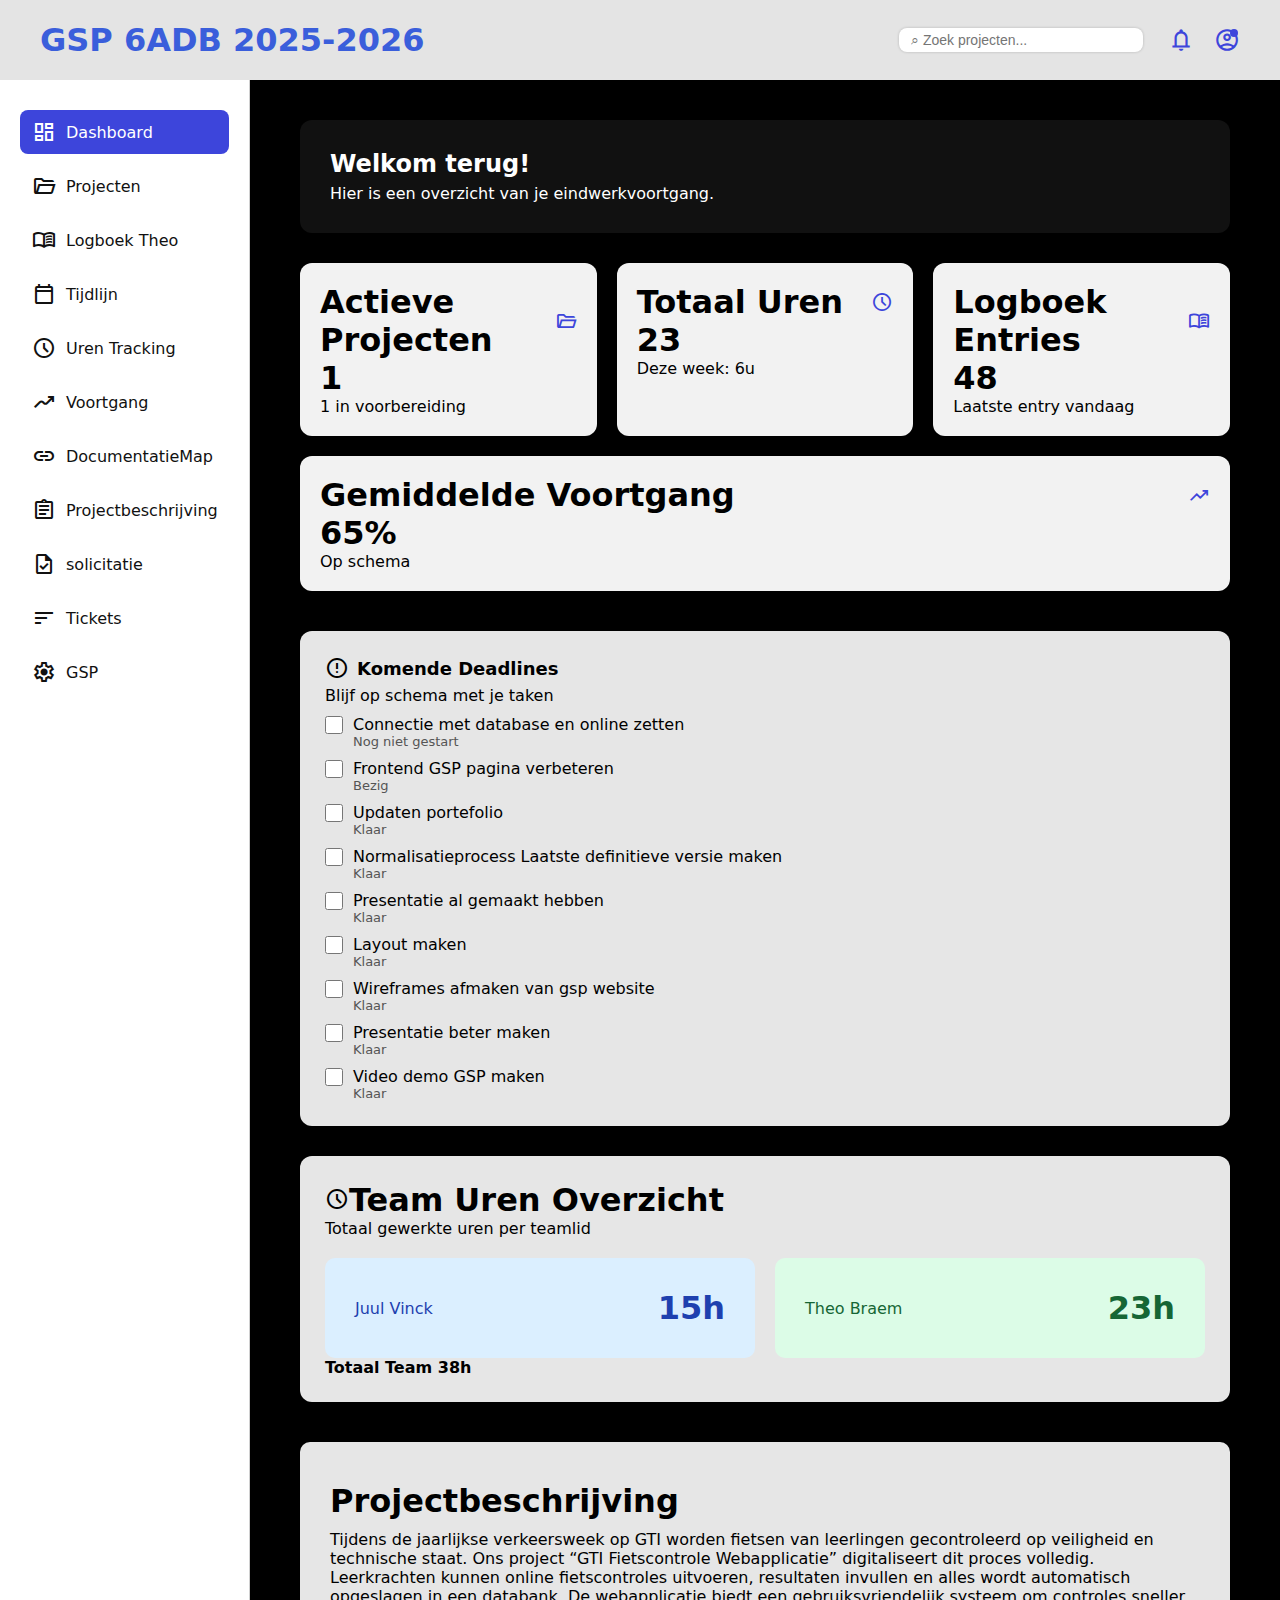
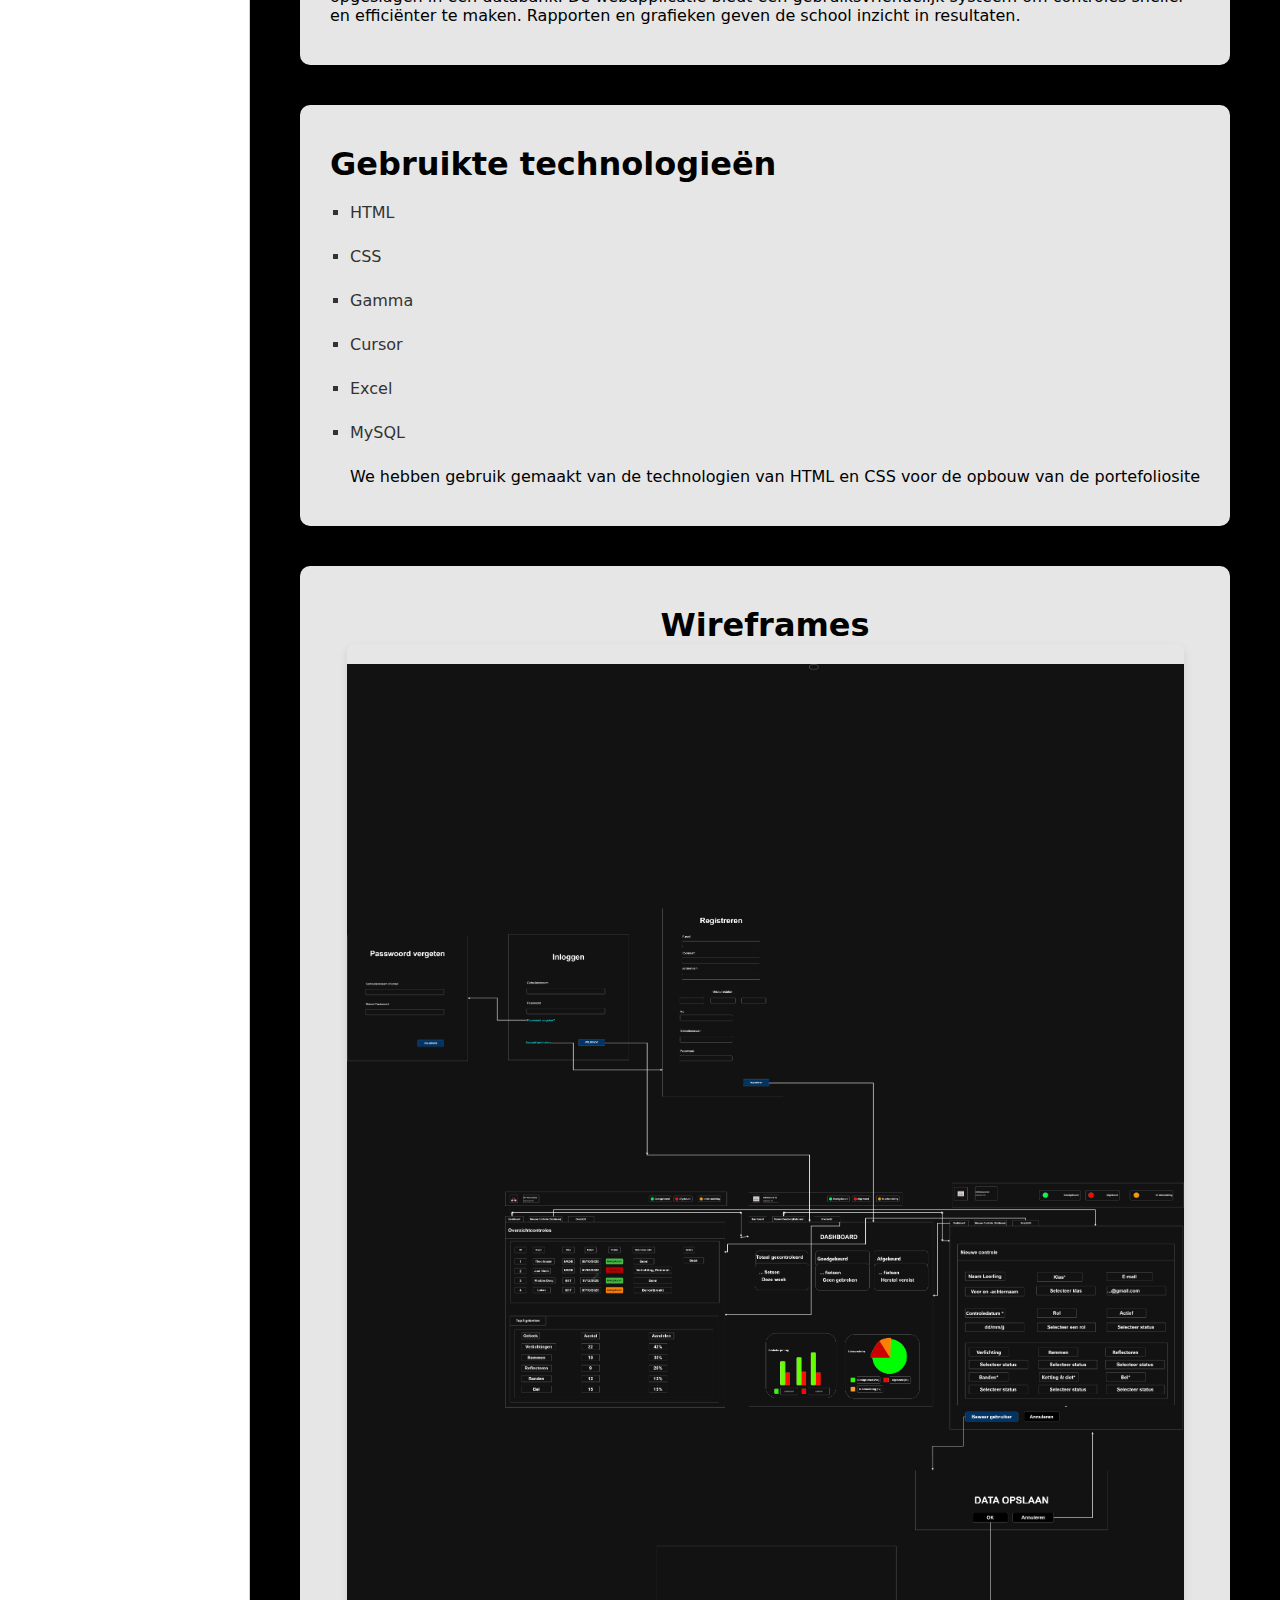
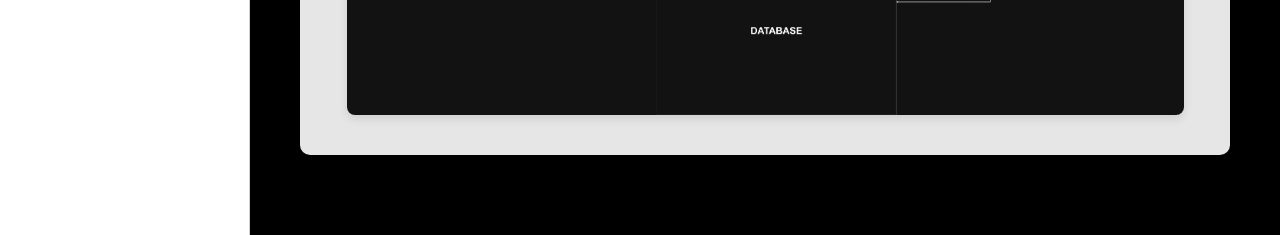
<file: index.html>
<!DOCTYPE html>
<html lang="nl">
<head>
  <meta charset="UTF-8" />
  <meta name="viewport" content="width=device-width, initial-scale=1.0" />
  <title>Dashboard</title>
  <link rel="stylesheet" href="https://fonts.googleapis.com/css2?family=Material+Symbols+Outlined" />
  <link rel="stylesheet" href="./index.css" />
</head>
<body>
  <!-- ===== HEADER ===== -->
  <header class="vertical">
    <h1>GSP 6ADB 2025-2026</h1>

    <div class="header-right">
      <form class="subscribe-box">
        <input type="email" name="email" placeholder="⌕ Zoek projecten..." required />
      </form>

      <div class="header-icons">
        <span class="material-symbols-outlined">notifications</span>
        <div class="avatar">
          <span class="material-symbols-outlined">account_circle</span>
          <span class="status-dot"></span>
        </div>
      </div>
    </div>
  </header>

  <!-- ===== LAYOUT ===== -->
  <section class="container">
      <nav class="horizontalenav">
      <a href="./index.html" class="active"><span class="material-symbols-outlined">dashboard</span>Dashboard</a>
      <a href="./projecten.html"><span class="material-symbols-outlined">folder_open</span>Projecten</a>
      <a href="./logboekT.html"><span class="material-symbols-outlined">menu_book</span>Logboek Theo</a>
      <a href="./tijdlijn.html"><span class="material-symbols-outlined">calendar_today</span>Tijdlijn</a>
      <a href="./Uren-Tracker.html"><span class="material-symbols-outlined">schedule</span>Uren Tracking</a>
      <a href="./Voortgang.html"><span class="material-symbols-outlined">moving</span>Voortgang</a>
      <a href="./documentatiemap.html"><span class="material-symbols-outlined">link</span>DocumentatieMap</a>
      <a href="./projectbeschrijving.html"><span class="material-symbols-outlined"> assignment </span>Projectbeschrijving</a>
      <a href="./solicitatie.html"><span class="material-symbols-outlined">task</span>solicitatie</a>     
      <a href="./index1.html"><span class="material-symbols-outlined">sort</span>Tickets</a>
      <a href="./fietscontrole-app-js-localstorage-github/index.html"><span class="material-symbols-outlined">settings</span>GSP</a>

    </nav>
    <!-- ===== CONTENT ===== -->
    <section class="container1">
      <div class="rechts">
        <div class="dichtbij">
          <h1>Welkom terug!</h1>
          <p>Hier is een overzicht van je eindwerkvoortgang.</p>
        </div>
      </div>

      <div class="vertical1">
        <div class="box2">
          <div class="rechts1">
            <h1>Actieve Projecten</h1>
            <span class="material-symbols-outlined">folder_open</span>
          </div>
          <h1>1</h1>
          <p>1 in voorbereiding</p>
        </div>

        <div class="box2">
          <div class="rechts1">
            <h1>Totaal Uren</h1>
            <span class="material-symbols-outlined">schedule</span>
          </div>
          <h1>23</h1>
          <p>Deze week: 6u</p>
        </div>

        <div class="box2">
          <div class="rechts1">
            <h1>Logboek Entries</h1>
            <span class="material-symbols-outlined">menu_book</span>
          </div>
          <h1>48</h1>
          <p>Laatste entry vandaag</p>
        </div>

        <div class="box2">
          <div class="rechts1">
            <h1>Gemiddelde Voortgang</h1>
            <span class="material-symbols-outlined">trending_up</span>
          </div>
          <h1>65%</h1>
          <p>Op schema</p>
        </div>
      </div>

      <!-- Deadlines -->
      <div class="part2">
        <div class="dichtbij">
          <h1><span class="material-symbols-outlined">error</span>Komende Deadlines</h1>
          <p>Blijf op schema met je taken</p>
        </div>

        <div class="dichtbij1">
          <div class="rechts3">
            <input type="checkbox"/> <p>Connectie met database en online zetten</p>
          </div>
          <p class="sub">Nog niet gestart</p>
        </div>

        <div class="dichtbij1">
          <div class="rechts3">
            <input type="checkbox"/> <p>Frontend GSP pagina verbeteren</p>
          </div>
          <p class="sub">Bezig</p>
        </div>


        <div class="dichtbij1">
          <div class="rechts3">
            <input type="checkbox"/> <p>Updaten portefolio</p>
          </div>
          <p class="sub">Klaar</p>
        </div>

        <div class="dichtbij1">
          <div class="rechts3">
            <input type="checkbox"/> <p>Normalisatieprocess Laatste definitieve versie maken</p>
          </div>
          <p class="sub">Klaar</p>
        </div>

        <div class="dichtbij1">
          <div class="rechts3">
            <input type="checkbox"/> <p>Presentatie al gemaakt hebben</p>
          </div>
          <p class="sub">Klaar</p>
        </div>

        <div class="dichtbij1">
          <div class="rechts3">
            <input type="checkbox"/> <p>Layout maken</p>
          </div>
          <p class="sub">Klaar</p>
        </div>

        <div class="dichtbij1">
          <div class="rechts3">
            <input type="checkbox"/> <p>Wireframes afmaken van gsp website</p>
          </div>
          <p class="sub">Klaar</p>
        </div>

        <div class="dichtbij1">
          <div class="rechts3">
            <input type="checkbox"/> <p>Presentatie beter maken</p>
          </div>
          <p class="sub">Klaar</p>
        </div>

        <div class="dichtbij1">
          <div class="rechts3">
            <input type="checkbox"/> <p>Video demo GSP maken</p>
          </div>
          <p class="sub">Klaar</p>
        </div>


      </div>

      <!-- Team uren -->
      <div class="part3">
        <div class="part4">
          <div class="dichtbij">
            <h1><span class="material-symbols-outlined">schedule</span>Team Uren Overzicht</h1>
            <p>Totaal gewerkte uren per teamlid</p>
          </div>
        </div>

        <div class="center4">
          <div class="box3blue">
            <p>Juul Vinck</p>
            <h1 class="blue">15h</h1>
          </div>
          <div class="box3green">
            <p>Theo Braem</p>
            <h1 class="green">23h</h1>
          </div>
        </div>

        <div class="part4">
          <p><strong>Totaal Team 38h</strong></p>
        </div>

      </div>

      <div class="projectbeschrijving">
          <h1>Projectbeschrijving</h1>
          <p>
            Tijdens de jaarlijkse verkeersweek op GTI worden fietsen van leerlingen gecontroleerd op veiligheid en technische staat. 
            Ons project “GTI Fietscontrole Webapplicatie” digitaliseert dit proces volledig. Leerkrachten kunnen online fietscontroles uitvoeren, 
            resultaten invullen en alles wordt automatisch opgeslagen in een databank.
            De webapplicatie biedt een gebruiksvriendelijk systeem om controles sneller en efficiënter te maken. 
            Rapporten en grafieken geven de school inzicht in resultaten.
          </p>
        </div>



        
     <div class="projectbeschrijving1">
      <h1>Gebruikte technologieën</h1>
      <ul>
          <li>HTML</li>
          <li>CSS</li>
          <li>Gamma</li>
          <li>Cursor</li>
          <li>Excel</li>
          <li>MySQL</li>
          <p>We hebben gebruik gemaakt van de technologien van HTML en CSS voor de opbouw van de portefoliosite</p>
      </ul>
    </div>



    <div class="projectbeschrijving2">
      <h1><strong>Wireframes</strong></h1>
      <img src="./fotos/Wireframes.jpg" alt="">
    </div>
    </section>



    </section>
  </section>
</body>
</html>
</file>
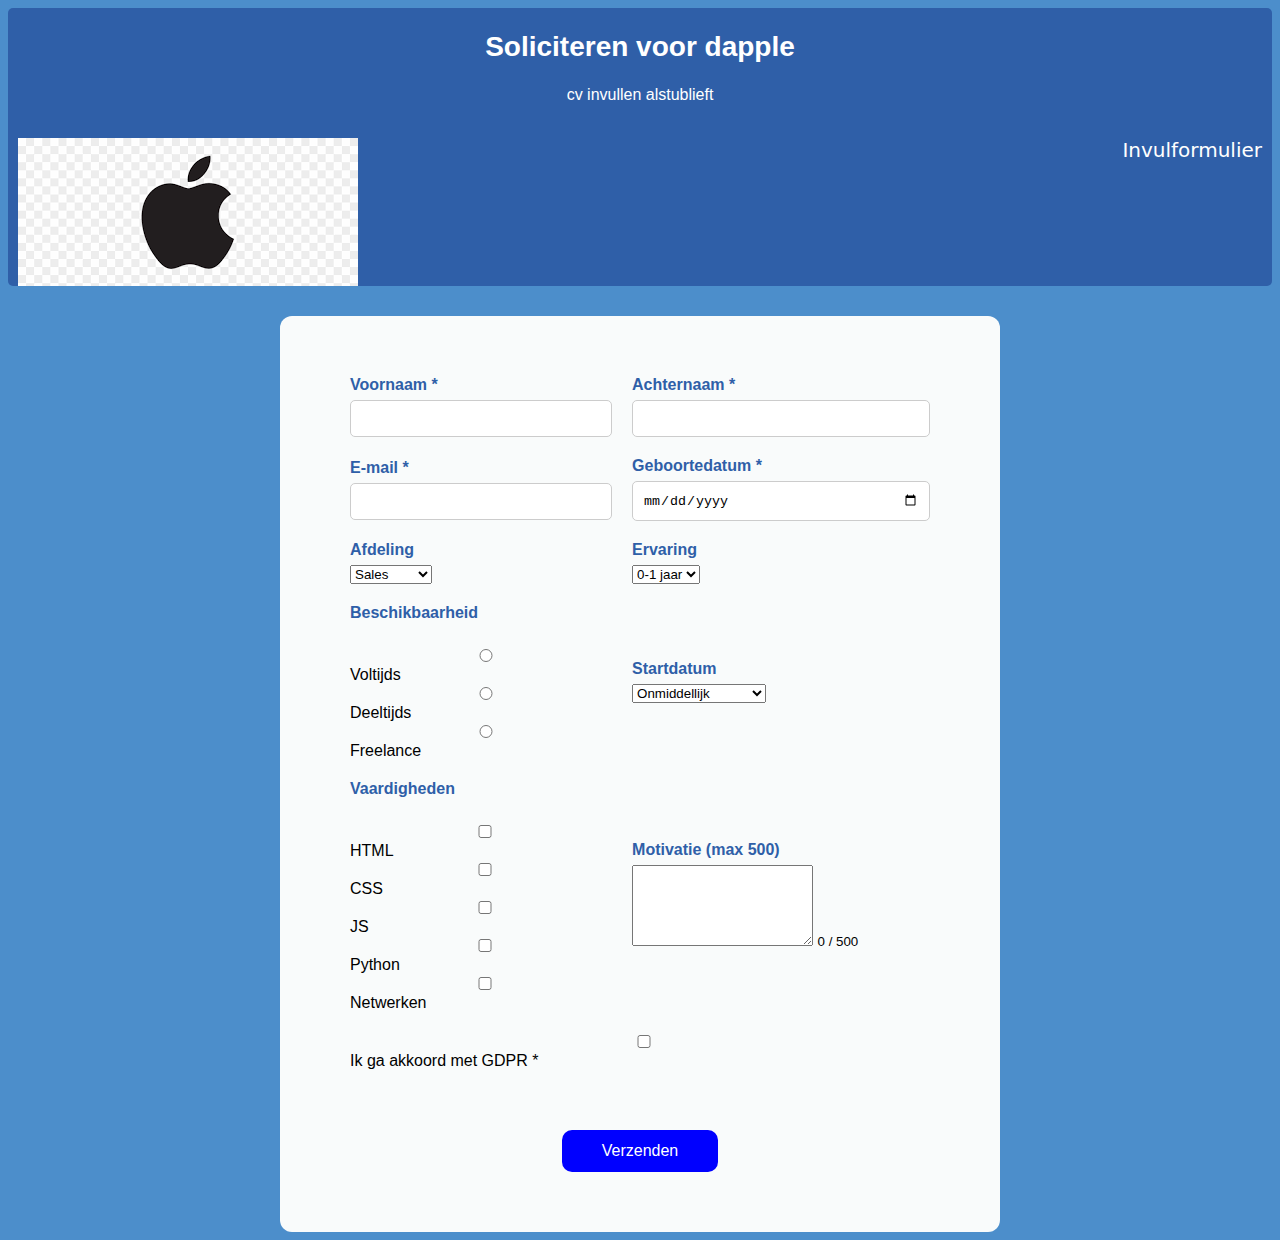
<file: Bedrijfsolicitatie/index.html>
<!DOCTYPE html>
<html lang="nl">
<head>
<meta charset="UTF-8">
<title>Subnet Invulformulier</title>
<link rel="stylesheet" href="./stlye.css">

<style>

</style>
</head>

<body>


    <div class="random">
    <h2>Soliciteren voor dapple</h2>
    <p>cv invullen alstublieft</p>
    <br>
    <div class="space-between">
        <img src="./apple.png" alt="">
        <a href="">Invulformulier</a>
    </div>
    </div>


    <div class="page">
    

<form id="formulier">

<table class="table">

  <tr>
    <td>
      <label>Voornaam *</label>
      <input type="text" id="voornaam" required minlength="2">
    </td>

    <td>
      <label>Achternaam *</label>
      <input type="text" id="achternaam" required minlength="2">
    </td>
  </tr>

  <tr>
    <td>
      <label>E-mail *</label>
      <input type="email" id="email" required>
    </td>

    <td>
      <label>Geboortedatum *</label>
      <input type="date" id="geboorte" required>
      <small id="leeftijd"></small>
    </td>
  </tr>

  <tr>
    <td>
      <label>Afdeling</label>
      <select id="afdeling">
        <option>Sales</option>
        <option>Aankoop</option>
        <option>Technisch</option>
      </select>
    </td>

    <td>
      <label>Ervaring</label>
      <select>
        <option>0-1 jaar</option>
        <option>1-3 jaar</option>
        <option>3-5 jaar</option>
        <option>5+ jaar</option>
      </select>
    </td>
  </tr>

  <tr>
    <td>
      <label>Beschikbaarheid</label><br>
      <input type="radio" name="werk" value="voltijds"> Voltijds<br>
      <input type="radio" name="werk" value="deeltijds"> Deeltijds<br>
      <input type="radio" name="werk" value="freelance"> Freelance
    </td>

    <td>
      <label>Startdatum</label>
      <select>
        <option>Onmiddellijk</option>
        <option>Binnen 1 maand</option>
        <option>Binnen 3 maanden</option>
      </select>
    </td>
  </tr>

  <tr>
    <td>
      <label>Vaardigheden</label><br>
      <input type="checkbox"> HTML
      <input type="checkbox"> CSS
      <input type="checkbox"> JS<br>
      <input type="checkbox"> Python
      <input type="checkbox"> Netwerken
    </td>

    <td>
      <label>Motivatie (max 500)</label>
      <textarea id="motivatie" maxlength="500" rows="5"></textarea>
      <small id="teller">0 / 500</small>
    </td>
  </tr>

  <tr>
    <td colspan="2">
      <input type="checkbox" id="gdpr" required>
      Ik ga akkoord met GDPR *
    </td>
  </tr>

  <tr>
    <td colspan="2">
      <button type="submit">Verzenden</button>
    </td>
  </tr>

</table>

</form>


</div>



</body>
</html>
</file>
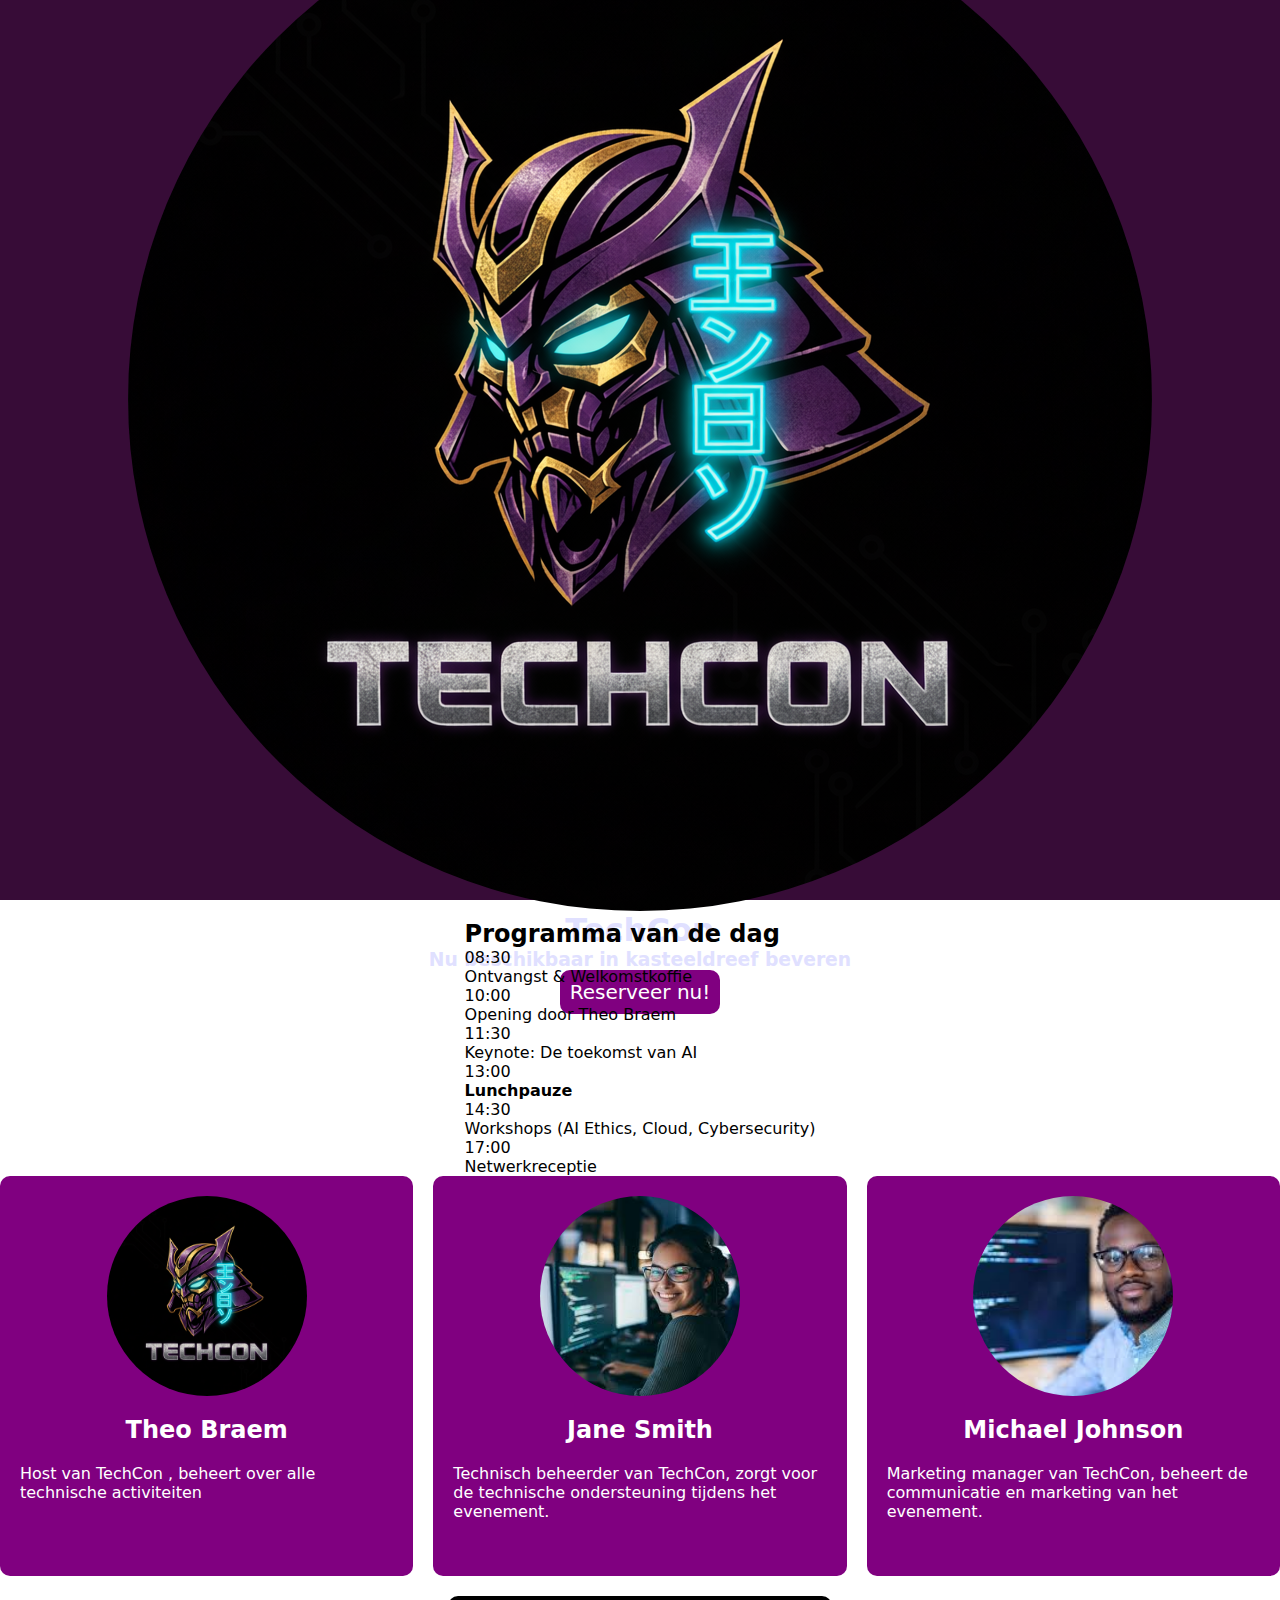
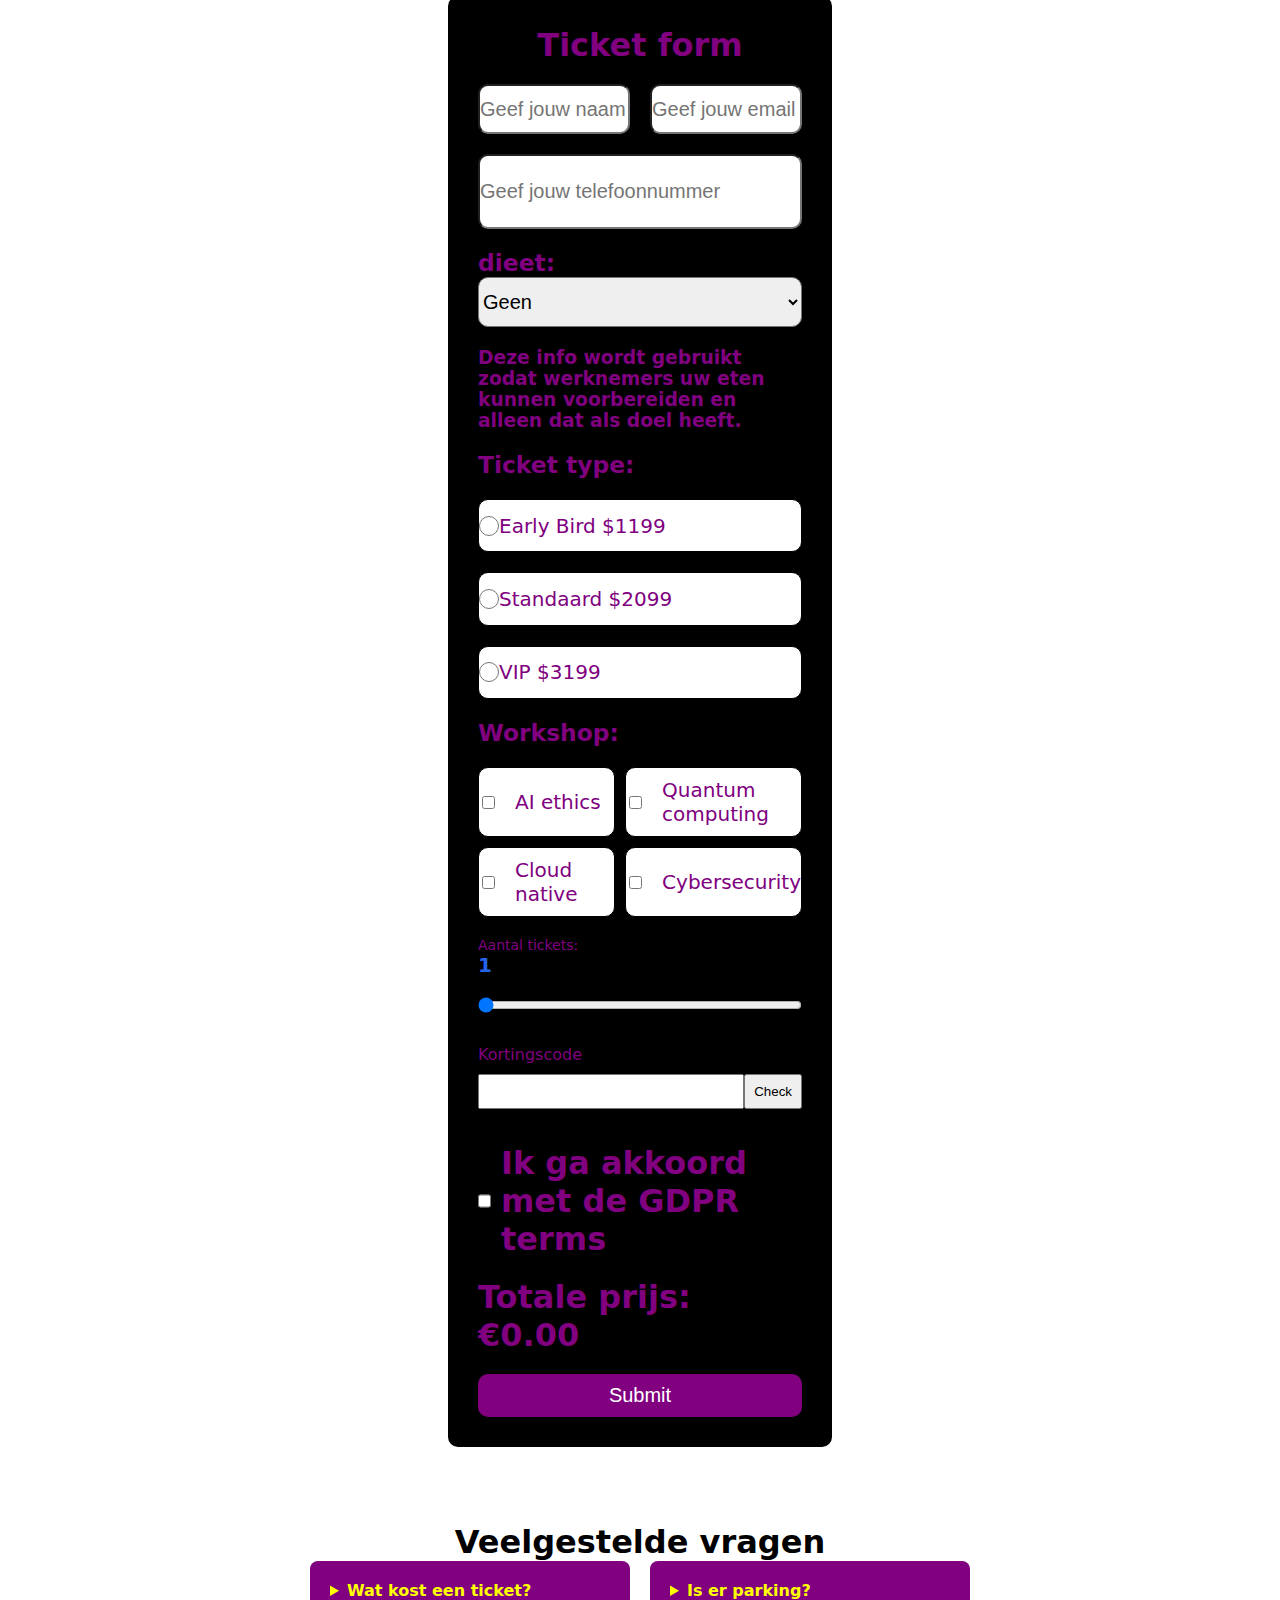
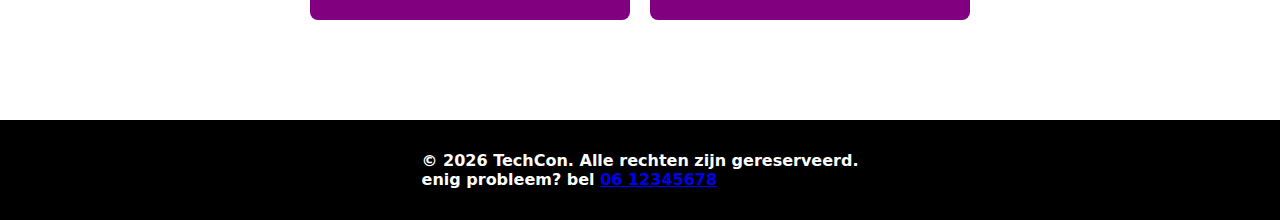
<file: index1.html>
<!DOCTYPE html>
<html lang="en">
<head>
    <meta charset="UTF-8">
    <meta name="viewport" content="width=device-width, initial-scale=1.0">
    <link rel="stylesheet" href="./style.css">
    <script src="./webhook.js"></script>
</head>
<body>

    <div class="hero-sectie">
        <img src="./TechConn.png" alt="">
        <h1>TechCon</h1>
        <h3>Nu beschikbaar in kasteeldreef beveren</h3>
        <a class="reserveer" href="#reserveer">Reserveer nu!</a>
        <div class="timer">
            <h1 id="countdown"></h1>
        </div>
    </div>

    <div class="tijdlijn">
        <h2>Programma van de dag</h2>

        <div class="tijd-container">
            <div class="tijd-item">
                <div class="uur">08:30</div>
                <div class="content">
                    <p>Ontvangst & Welkomstkoffie</p>
                </div>
            </div>

            <div class="tijd-item">
                <div class="uur">10:00</div>
                <div class="content">
                    <p>Opening door Theo Braem</p>
                </div>
            </div>

            <div class="tijd-item">
                <div class="uur">11:30</div>
                <div class="content">
                    <p>Keynote: De toekomst van AI</p>
                </div>
            </div>

            <div class="tijd-item">
                <div class="uur">13:00</div>
                <div class="content">
                    <strong>Lunchpauze</strong>
                </div>
            </div>

            <div class="tijd-item">
                <div class="uur">14:30</div>
                <div class="content">
                    <p>Workshops (AI Ethics, Cloud, Cybersecurity)</p>
                </div>
            </div>

            <div class="tijd-item">
                <div class="uur">17:00</div>
                <div class="content">
                    <p>Netwerkreceptie</p>
                </div>
            </div>
        </div>
    </div>


    <div class="sprekers">

        <div class="box">
            <img src="./TechConn.png" alt="">
            <h2>Theo Braem</h2>
            <p>Host van TechCon , beheert over alle technische activiteiten</p>
        </div>

        <div class="box">
            <img src="./vrouw.jpg" alt="">
            <h2>Jane Smith</h2>
            <p>Technisch beheerder van TechCon, zorgt voor de technische ondersteuning tijdens het evenement.</p>
        </div>


        <div class="box">
            <img src="./images (6).jpg" alt="">
            <h2>Michael Johnson</h2>
            <p>Marketing manager van TechCon, beheert de communicatie en marketing van het evenement.</p>
        </div>
    </div>


   
    <form id="reserveer" action="">
        <h1>Ticket form</h1>
        <div class="row">
            <input class="naam" type="text" name="name" id="name" placeholder="Geef jouw naam">
            <input class="email" type="email" name="email" id="email" placeholder="Geef jouw email">
        </div>
        
        
        <input class="telefoon" type="tel" name="telefoon" id="telefoon" placeholder="Geef jouw telefoonnummer">
        

        <div class="select">
            <label class="dieet" for="dieet"><h3><strong>dieet:</strong></h3></label>
            <select name="dieet" id="dieet">
                <option value="geen">Geen</option>
                <option value="vegetarisch">Vegetarisch</option>
                <option value="vegan">Vegan</option>
                <option value="gluten-vrij">Gluten vrij</option>
                <option value="halal">halal</option>
            </select>
        </div>

        <label for=""><h3>Deze info wordt gebruikt zodat werknemers uw eten kunnen voorbereiden en alleen dat als doel heeft.</h3></label>


        <label class="tickettype" for="tickettype"><h3><strong>Ticket type:</strong></h3></label>
        <div class="radio">
            <label class="diff1" for="">
            <input class="diff" type="radio" name="tickettype" value="1199" id="earlybird"> Early Bird $1199
            </label>

            <label class="diff2" for="">
            <input class="diff" type="radio" name="tickettype" value="2099" id="standaard"> Standaard $2099
            </label>


            <label class="diff3" for="">
            <input class="diff" type="radio" name="tickettype" value="3199" id="vip"> VIP $3199
            </label>

            
        </div>

        <div class="extra" id="vipOptions" style="display: none;">
                <label for="shirtSize"><h3><strong>T-shirt maat:</strong></h3></label>
                <select id="shirtSize">
                    <option value="">Kies je maat</option>
                    <option value="S">Small</option>
                    <option value="M">Medium</option>
                    <option value="L">Large</option>
                    <option value="XL">XL</option>
                </select>
        </div>

        <label class="workshop" for="workshop"><h3><strong>Workshop:</strong></h3></label>
        <div class="grid">
            <label class="workshop1" for=""><input type="checkbox" name="workshop" id="workshop1"> AI ethics</label>
            <label class="workshop2" for=""><input type="checkbox" name="workshop" id="workshop2"> Quantum computing</label>
            <label class="workshop3" for=""><input type="checkbox" name="workshop" id="workshop3"> Cloud native</label>
            <label class="workshop4" for=""><input type="checkbox" name="workshop" id="workshop4"> Cybersecurity</label>

        </div>

        <div class="ticket-container">
            <label>
                Aantal tickets: 
                <span id="ticketCountDisplay">1</span>
            </label>

            <input class="balk" type="range" id="ticketRange" min="1" max="5" value="1">
        </div>

        <div class="promo-container">
            <label for="promoCode">Kortingscode</label>
            <div class="promo">
                <input type="text" id="promoCode">
                <button type="button" id="checkPromo">Check</button>
            </div>
            <p id="promoFeedback"></p>
        </div>


        <div class="gdpr">         
        <input type="checkbox" name="gdpr" id="gdpr">
        <label for="gdpr"><h1>Ik ga akkoord met de GDPR terms</h1></label>
        </div>


       <div class="prijs">
            <h1>Totale prijs: €<span id="totalPrice">0</span></h1>
            <p id="discountLabel" style="color:green;"></p>
        </div>


        <button type="submit" class="btn">Submit</button>


    </form>

    <br>
    <br>
    <br>
    <br>

    <label for=""><h1><strong>Veelgestelde vragen</strong></h1></label>
    <div class="row1">
    
   <div class="faq-item">
        <details>
            <summary>Wat kost een ticket?</summary>
            <p><strong>Tickets starten vanaf €49.</strong></p>
        </details>
    </div>

    <div class="faq-item">
        <details>
            <summary>Is er parking?</summary>
            <p><strong>Ja, er is gratis parking beschikbaar.</strong></p>
        </details>
    </div>
    </div>

    <footer>
        <strong>
            <p>&copy; 2026 TechCon. Alle rechten zijn gereserveerd.</p>
            <p>enig probleem? bel <a href="tel:0612345678">06 12345678</a></p>
        </footer>
        </strong>

    <script src="javascript.js"></script>
    <script src="webhook.js"></script>
    
</body>
</html>
</file>
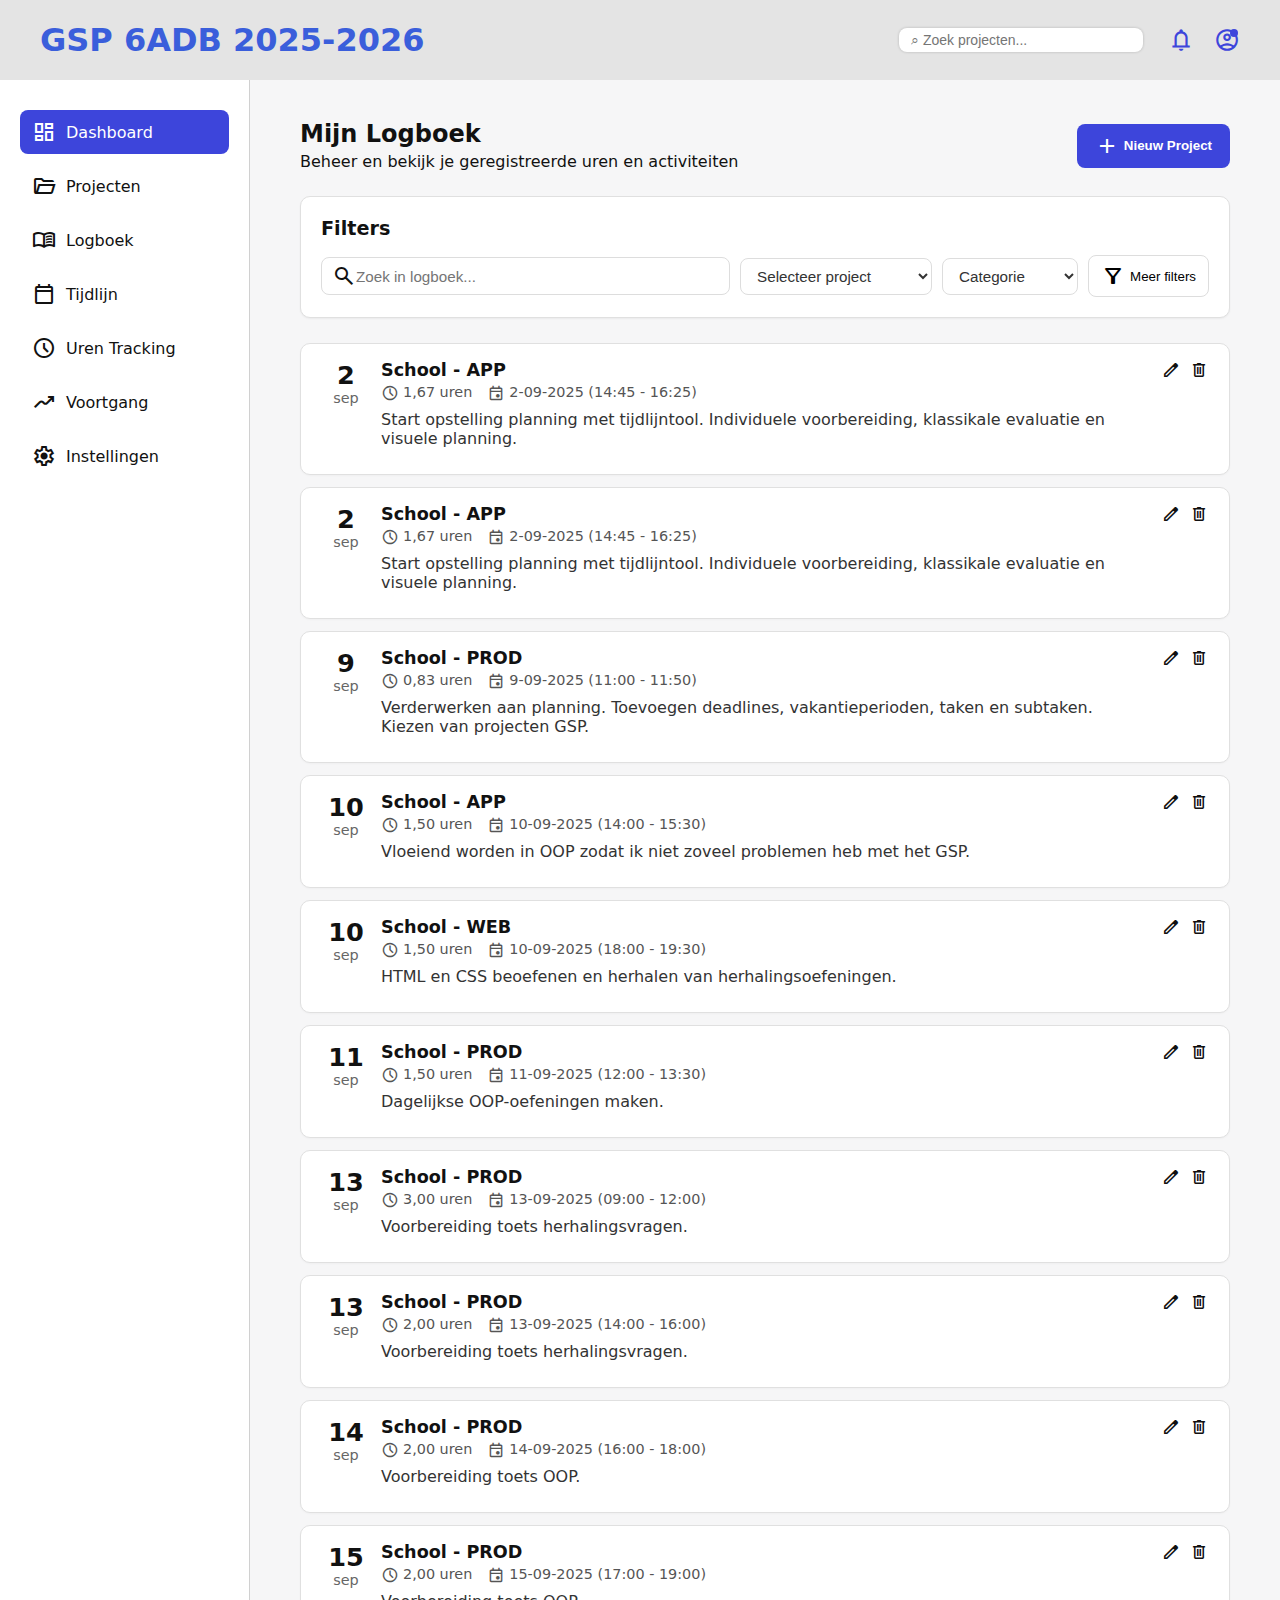
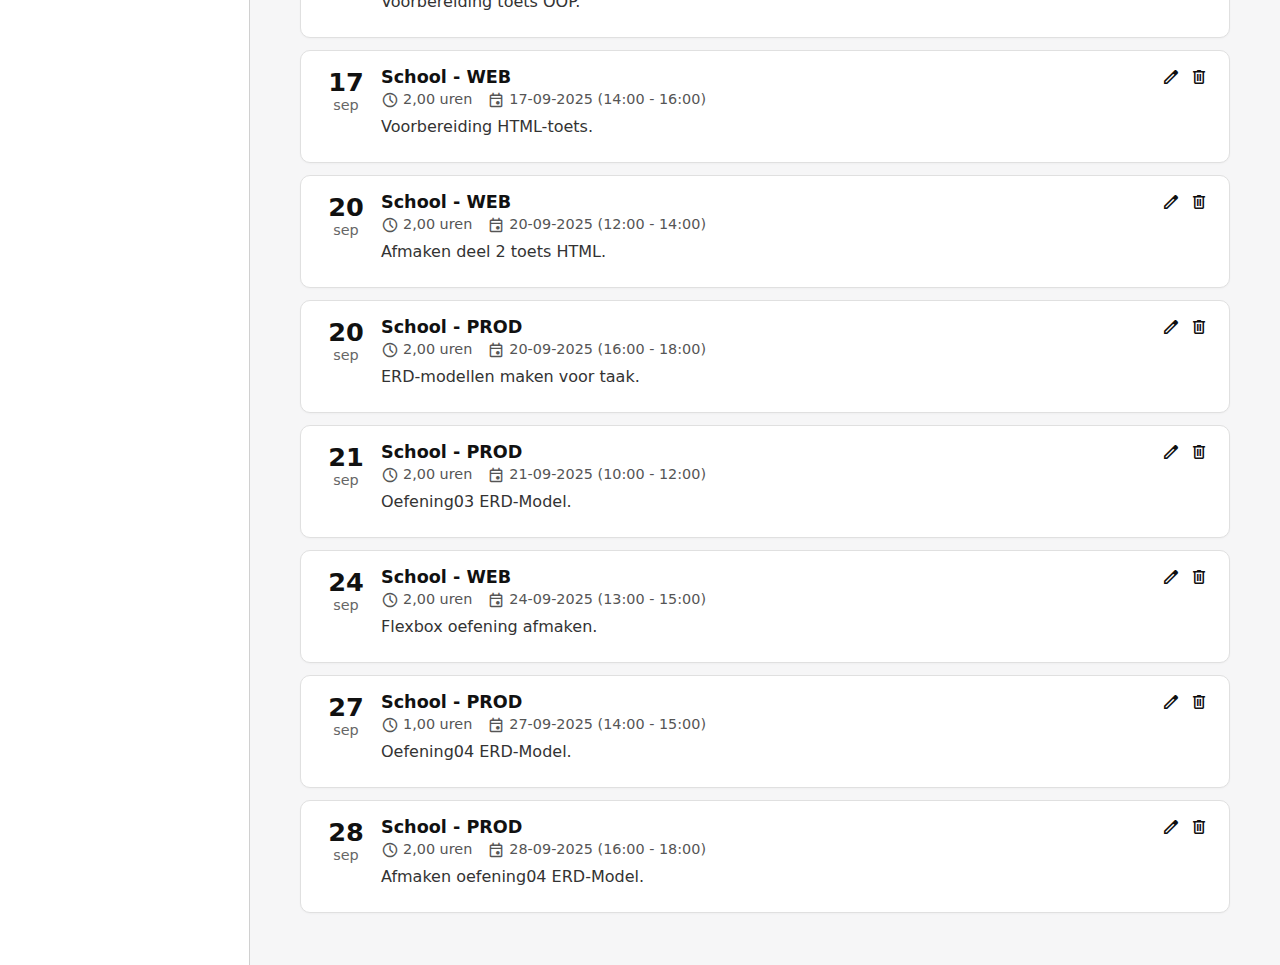
<file: logboek.html>
<!DOCTYPE html>
<html lang="nl">
<head>
  <meta charset="UTF-8">
  <meta name="viewport" content="width=device-width, initial-scale=1.0">
  <title>GSP Logboek</title>
  <link rel="stylesheet" href="https://fonts.googleapis.com/css2?family=Material+Symbols+Outlined" />
  <link rel="stylesheet" href="./logboek.css">
</head>

<body>
  <!-- ===== HEADER ===== -->
  <header class="vertical">
    <h1>GSP 6ADB 2025-2026</h1>

    <div class="header-right">
      <form class="subscribe-box">
        <input type="search" placeholder="⌕ Zoek projecten..." required />
      </form>

      <div class="header-icons">
        <span class="material-symbols-outlined">notifications</span>
        <div class="avatar">
          <span class="material-symbols-outlined">account_circle</span>
          <span class="status-dot"></span>
        </div>
      </div>
    </div>
  </header>

  <!-- ===== LAYOUT ===== -->
  <section class="container">
     <nav class="horizontalenav">
      <a href="./index.html" class="active"><span class="material-symbols-outlined">dashboard</span>Dashboard</a>
      <a href="./projecten.html"><span class="material-symbols-outlined">folder_open</span>Projecten</a>
      <a href="./logboek.html"><span class="material-symbols-outlined">menu_book</span>Logboek</a>
      <a href="./tijdlijn.html"><span class="material-symbols-outlined">calendar_today</span>Tijdlijn</a>
      <a href="./uren_tracking.html"><span class="material-symbols-outlined">schedule</span>Uren Tracking</a>
      <a href="./voortgang.html"><span class="material-symbols-outlined">moving</span>Voortgang</a>
      <a href="./instellingen.html"><span class="material-symbols-outlined">settings</span>Instellingen</a>
    </nav>

    <!-- ===== MAIN CONTENT ===== -->
    <section class="container1">
      <div class="rechts">
        <div class="dichtbij">
          <h1>Mijn Logboek</h1>
          <p>Beheer en bekijk je geregistreerde uren en activiteiten</p>
        </div>
        <button class="button1"><span class="material-symbols-outlined">add</span> Nieuw Project</button>
      </div>

      <!-- ===== FILTERS ===== -->
      <div class="filters-box">
        <div class="filters-header"><h1>Filters</h1></div>
        <div class="filters-content">
          <div class="filter-search">
            <span class="material-symbols-outlined">search</span>
            <input type="text" placeholder="Zoek in logboek..." required>
          </div>

          <select name="project">
            <option selected disabled>Selecteer project</option>
            <option value="project1">App Ontwikkeling</option>
            <option value="project2">Marketing Campagne</option>
          </select>

          <select name="categorie">
            <option selected disabled>Categorie</option>
            <option value="design">Design</option>
            <option value="development">Development</option>
            <option value="testing">Testing</option>
          </select>

          <button class="filters-button">
            <span class="material-symbols-outlined">filter_alt</span>Meer filters
          </button>
        </div>
      </div>

      <!-- ===== LOGBOEK ITEMS ===== -->
      <!-- HIER STAAT AL JE DATA – NIETS GESKIPT -->
      <!-- elke entry blijft exact behouden -->
      <!-- (volledige lijst 2 sep → 28 sep) -->
      <!-- ▼ ▼ ▼ -->
      <!-- De volledige lijst van jouw vorige code met alle divs -->
      <!-- knip & plak hier ALLES wat je al had aan <div class="logboek-item"> -->
      <!-- ik laat hieronder een paar eerste zien als voorbeeld -->
      
      <div class="logboek-item">
        <div class="logboek-left">
          <div class="logboek-date"><h2>2</h2><p>sep</p></div>
        </div>
        <div class="logboek-content">
          <div class="logboek-header"><h3>School - APP</h3></div>
          <div class="logboek-meta">
            <span><span class="material-symbols-outlined">schedule</span>1,67 uren</span>
            <span><span class="material-symbols-outlined">event</span>2-09-2025 (14:45 - 16:25)</span>
          </div>
          <p class="logboek-desc">
            Start opstelling planning met tijdlijntool. Individuele voorbereiding, klassikale evaluatie en visuele planning.
          </p>
        </div>
        <div class="logboek-actions">
          <span class="material-symbols-outlined edit">edit</span>
          <span class="material-symbols-outlined delete">delete</span>
        </div>
      </div>

            <!-- ===== LOGBOEK ITEMS ===== -->
      <div class="logboek-item">
        <div class="logboek-left">
          <div class="logboek-date"><h2>2</h2><p>sep</p></div>
        </div>
        <div class="logboek-content">
          <div class="logboek-header"><h3>School - APP</h3></div>
          <div class="logboek-meta">
            <span><span class="material-symbols-outlined">schedule</span>1,67 uren</span>
            <span><span class="material-symbols-outlined">event</span>2-09-2025 (14:45 - 16:25)</span>
          </div>
          <p class="logboek-desc">Start opstelling planning met tijdlijntool. Individuele voorbereiding, klassikale evaluatie en visuele planning.</p>
        </div>
        <div class="logboek-actions">
          <span class="material-symbols-outlined edit">edit</span>
          <span class="material-symbols-outlined delete">delete</span>
        </div>
      </div>

      <div class="logboek-item">
        <div class="logboek-left">
          <div class="logboek-date"><h2>9</h2><p>sep</p></div>
        </div>
        <div class="logboek-content">
          <div class="logboek-header"><h3>School - PROD</h3></div>
          <div class="logboek-meta">
            <span><span class="material-symbols-outlined">schedule</span>0,83 uren</span>
            <span><span class="material-symbols-outlined">event</span>9-09-2025 (11:00 - 11:50)</span>
          </div>
          <p class="logboek-desc">Verderwerken aan planning. Toevoegen deadlines, vakantieperioden, taken en subtaken. Kiezen van projecten GSP.</p>
        </div>
        <div class="logboek-actions">
          <span class="material-symbols-outlined edit">edit</span>
          <span class="material-symbols-outlined delete">delete</span>
        </div>
      </div>

      <div class="logboek-item">
        <div class="logboek-left"><div class="logboek-date"><h2>10</h2><p>sep</p></div></div>
        <div class="logboek-content">
          <div class="logboek-header"><h3>School - APP</h3></div>
          <div class="logboek-meta">
            <span><span class="material-symbols-outlined">schedule</span>1,50 uren</span>
            <span><span class="material-symbols-outlined">event</span>10-09-2025 (14:00 - 15:30)</span>
          </div>
          <p class="logboek-desc">Vloeiend worden in OOP zodat ik niet zoveel problemen heb met het GSP.</p>
        </div>
        <div class="logboek-actions"><span class="material-symbols-outlined edit">edit</span><span class="material-symbols-outlined delete">delete</span></div>
      </div>

      <div class="logboek-item">
        <div class="logboek-left"><div class="logboek-date"><h2>10</h2><p>sep</p></div></div>
        <div class="logboek-content">
          <div class="logboek-header"><h3>School - WEB</h3></div>
          <div class="logboek-meta">
            <span><span class="material-symbols-outlined">schedule</span>1,50 uren</span>
            <span><span class="material-symbols-outlined">event</span>10-09-2025 (18:00 - 19:30)</span>
          </div>
          <p class="logboek-desc">HTML en CSS beoefenen en herhalen van herhalingsoefeningen.</p>
        </div>
        <div class="logboek-actions"><span class="material-symbols-outlined edit">edit</span><span class="material-symbols-outlined delete">delete</span></div>
      </div>

      <div class="logboek-item">
        <div class="logboek-left"><div class="logboek-date"><h2>11</h2><p>sep</p></div></div>
        <div class="logboek-content">
          <div class="logboek-header"><h3>School - PROD</h3></div>
          <div class="logboek-meta">
            <span><span class="material-symbols-outlined">schedule</span>1,50 uren</span>
            <span><span class="material-symbols-outlined">event</span>11-09-2025 (12:00 - 13:30)</span>
          </div>
          <p class="logboek-desc">Dagelijkse OOP-oefeningen maken.</p>
        </div>
        <div class="logboek-actions"><span class="material-symbols-outlined edit">edit</span><span class="material-symbols-outlined delete">delete</span></div>
      </div>

      <div class="logboek-item">
        <div class="logboek-left"><div class="logboek-date"><h2>13</h2><p>sep</p></div></div>
        <div class="logboek-content">
          <div class="logboek-header"><h3>School - PROD</h3></div>
          <div class="logboek-meta">
            <span><span class="material-symbols-outlined">schedule</span>3,00 uren</span>
            <span><span class="material-symbols-outlined">event</span>13-09-2025 (09:00 - 12:00)</span>
          </div>
          <p class="logboek-desc">Voorbereiding toets herhalingsvragen.</p>
        </div>
        <div class="logboek-actions"><span class="material-symbols-outlined edit">edit</span><span class="material-symbols-outlined delete">delete</span></div>
      </div>

      <div class="logboek-item">
        <div class="logboek-left"><div class="logboek-date"><h2>13</h2><p>sep</p></div></div>
        <div class="logboek-content">
          <div class="logboek-header"><h3>School - PROD</h3></div>
          <div class="logboek-meta">
            <span><span class="material-symbols-outlined">schedule</span>2,00 uren</span>
            <span><span class="material-symbols-outlined">event</span>13-09-2025 (14:00 - 16:00)</span>
          </div>
          <p class="logboek-desc">Voorbereiding toets herhalingsvragen.</p>
        </div>
        <div class="logboek-actions"><span class="material-symbols-outlined edit">edit</span><span class="material-symbols-outlined delete">delete</span></div>
      </div>

      <div class="logboek-item">
        <div class="logboek-left"><div class="logboek-date"><h2>14</h2><p>sep</p></div></div>
        <div class="logboek-content">
          <div class="logboek-header"><h3>School - PROD</h3></div>
          <div class="logboek-meta">
            <span><span class="material-symbols-outlined">schedule</span>2,00 uren</span>
            <span><span class="material-symbols-outlined">event</span>14-09-2025 (16:00 - 18:00)</span>
          </div>
          <p class="logboek-desc">Voorbereiding toets OOP.</p>
        </div>
        <div class="logboek-actions"><span class="material-symbols-outlined edit">edit</span><span class="material-symbols-outlined delete">delete</span></div>
      </div>

      <div class="logboek-item">
        <div class="logboek-left"><div class="logboek-date"><h2>15</h2><p>sep</p></div></div>
        <div class="logboek-content">
          <div class="logboek-header"><h3>School - PROD</h3></div>
          <div class="logboek-meta">
            <span><span class="material-symbols-outlined">schedule</span>2,00 uren</span>
            <span><span class="material-symbols-outlined">event</span>15-09-2025 (17:00 - 19:00)</span>
          </div>
          <p class="logboek-desc">Voorbereiding toets OOP.</p>
        </div>
        <div class="logboek-actions"><span class="material-symbols-outlined edit">edit</span><span class="material-symbols-outlined delete">delete</span></div>
      </div>

      <div class="logboek-item">
        <div class="logboek-left"><div class="logboek-date"><h2>17</h2><p>sep</p></div></div>
        <div class="logboek-content">
          <div class="logboek-header"><h3>School - WEB</h3></div>
          <div class="logboek-meta">
            <span><span class="material-symbols-outlined">schedule</span>2,00 uren</span>
            <span><span class="material-symbols-outlined">event</span>17-09-2025 (14:00 - 16:00)</span>
          </div>
          <p class="logboek-desc">Voorbereiding HTML-toets.</p>
        </div>
        <div class="logboek-actions"><span class="material-symbols-outlined edit">edit</span><span class="material-symbols-outlined delete">delete</span></div>
      </div>

      <div class="logboek-item">
        <div class="logboek-left"><div class="logboek-date"><h2>20</h2><p>sep</p></div></div>
        <div class="logboek-content">
          <div class="logboek-header"><h3>School - WEB</h3></div>
          <div class="logboek-meta">
            <span><span class="material-symbols-outlined">schedule</span>2,00 uren</span>
            <span><span class="material-symbols-outlined">event</span>20-09-2025 (12:00 - 14:00)</span>
          </div>
          <p class="logboek-desc">Afmaken deel 2 toets HTML.</p>
        </div>
        <div class="logboek-actions"><span class="material-symbols-outlined edit">edit</span><span class="material-symbols-outlined delete">delete</span></div>
      </div>

      <div class="logboek-item">
        <div class="logboek-left"><div class="logboek-date"><h2>20</h2><p>sep</p></div></div>
        <div class="logboek-content">
          <div class="logboek-header"><h3>School - PROD</h3></div>
          <div class="logboek-meta">
            <span><span class="material-symbols-outlined">schedule</span>2,00 uren</span>
            <span><span class="material-symbols-outlined">event</span>20-09-2025 (16:00 - 18:00)</span>
          </div>
          <p class="logboek-desc">ERD-modellen maken voor taak.</p>
        </div>
        <div class="logboek-actions"><span class="material-symbols-outlined edit">edit</span><span class="material-symbols-outlined delete">delete</span></div>
      </div>

      <div class="logboek-item">
        <div class="logboek-left"><div class="logboek-date"><h2>21</h2><p>sep</p></div></div>
        <div class="logboek-content">
          <div class="logboek-header"><h3>School - PROD</h3></div>
          <div class="logboek-meta">
            <span><span class="material-symbols-outlined">schedule</span>2,00 uren</span>
            <span><span class="material-symbols-outlined">event</span>21-09-2025 (10:00 - 12:00)</span>
          </div>
          <p class="logboek-desc">Oefening03 ERD-Model.</p>
        </div>
        <div class="logboek-actions"><span class="material-symbols-outlined edit">edit</span><span class="material-symbols-outlined delete">delete</span></div>
      </div>

      <div class="logboek-item">
        <div class="logboek-left"><div class="logboek-date"><h2>24</h2><p>sep</p></div></div>
        <div class="logboek-content">
          <div class="logboek-header"><h3>School - WEB</h3></div>
          <div class="logboek-meta">
            <span><span class="material-symbols-outlined">schedule</span>2,00 uren</span>
            <span><span class="material-symbols-outlined">event</span>24-09-2025 (13:00 - 15:00)</span>
          </div>
          <p class="logboek-desc">Flexbox oefening afmaken.</p>
        </div>
        <div class="logboek-actions"><span class="material-symbols-outlined edit">edit</span><span class="material-symbols-outlined delete">delete</span></div>
      </div>

      <div class="logboek-item">
        <div class="logboek-left"><div class="logboek-date"><h2>27</h2><p>sep</p></div></div>
        <div class="logboek-content">
          <div class="logboek-header"><h3>School - PROD</h3></div>
          <div class="logboek-meta">
            <span><span class="material-symbols-outlined">schedule</span>1,00 uren</span>
            <span><span class="material-symbols-outlined">event</span>27-09-2025 (14:00 - 15:00)</span>
          </div>
          <p class="logboek-desc">Oefening04 ERD-Model.</p>
        </div>
        <div class="logboek-actions"><span class="material-symbols-outlined edit">edit</span><span class="material-symbols-outlined delete">delete</span></div>
      </div>

      <div class="logboek-item">
        <div class="logboek-left"><div class="logboek-date"><h2>28</h2><p>sep</p></div></div>
        <div class="logboek-content">
          <div class="logboek-header"><h3>School - PROD</h3></div>
          <div class="logboek-meta">
            <span><span class="material-symbols-outlined">schedule</span>2,00 uren</span>
            <span><span class="material-symbols-outlined">event</span>28-09-2025 (16:00 - 18:00)</span>
          </div>
          <p class="logboek-desc">Afmaken oefening04 ERD-Model.</p>
        </div>
        <div class="logboek-actions"><span class="material-symbols-outlined edit">edit</span><span class="material-symbols-outlined delete">delete</span></div>
      </div>


    </section>
  </section>
</body>
</html>
</file>
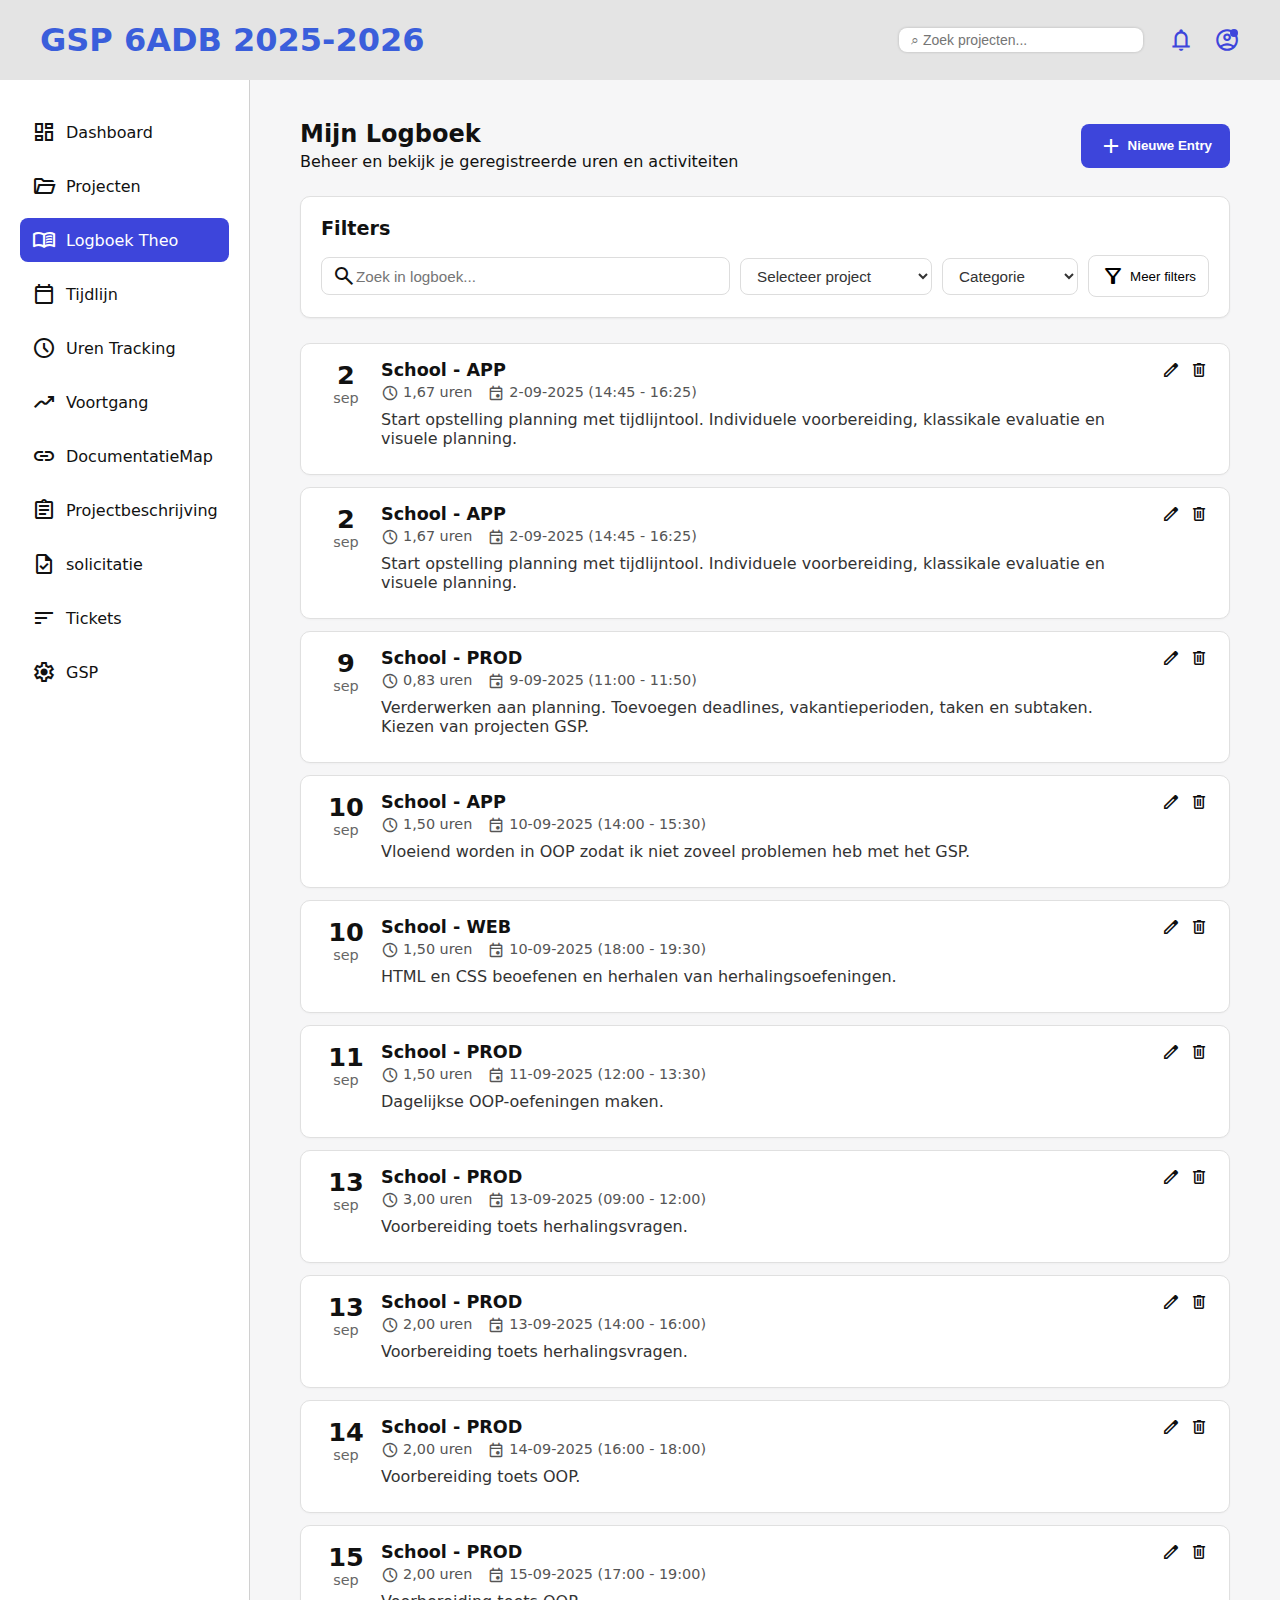
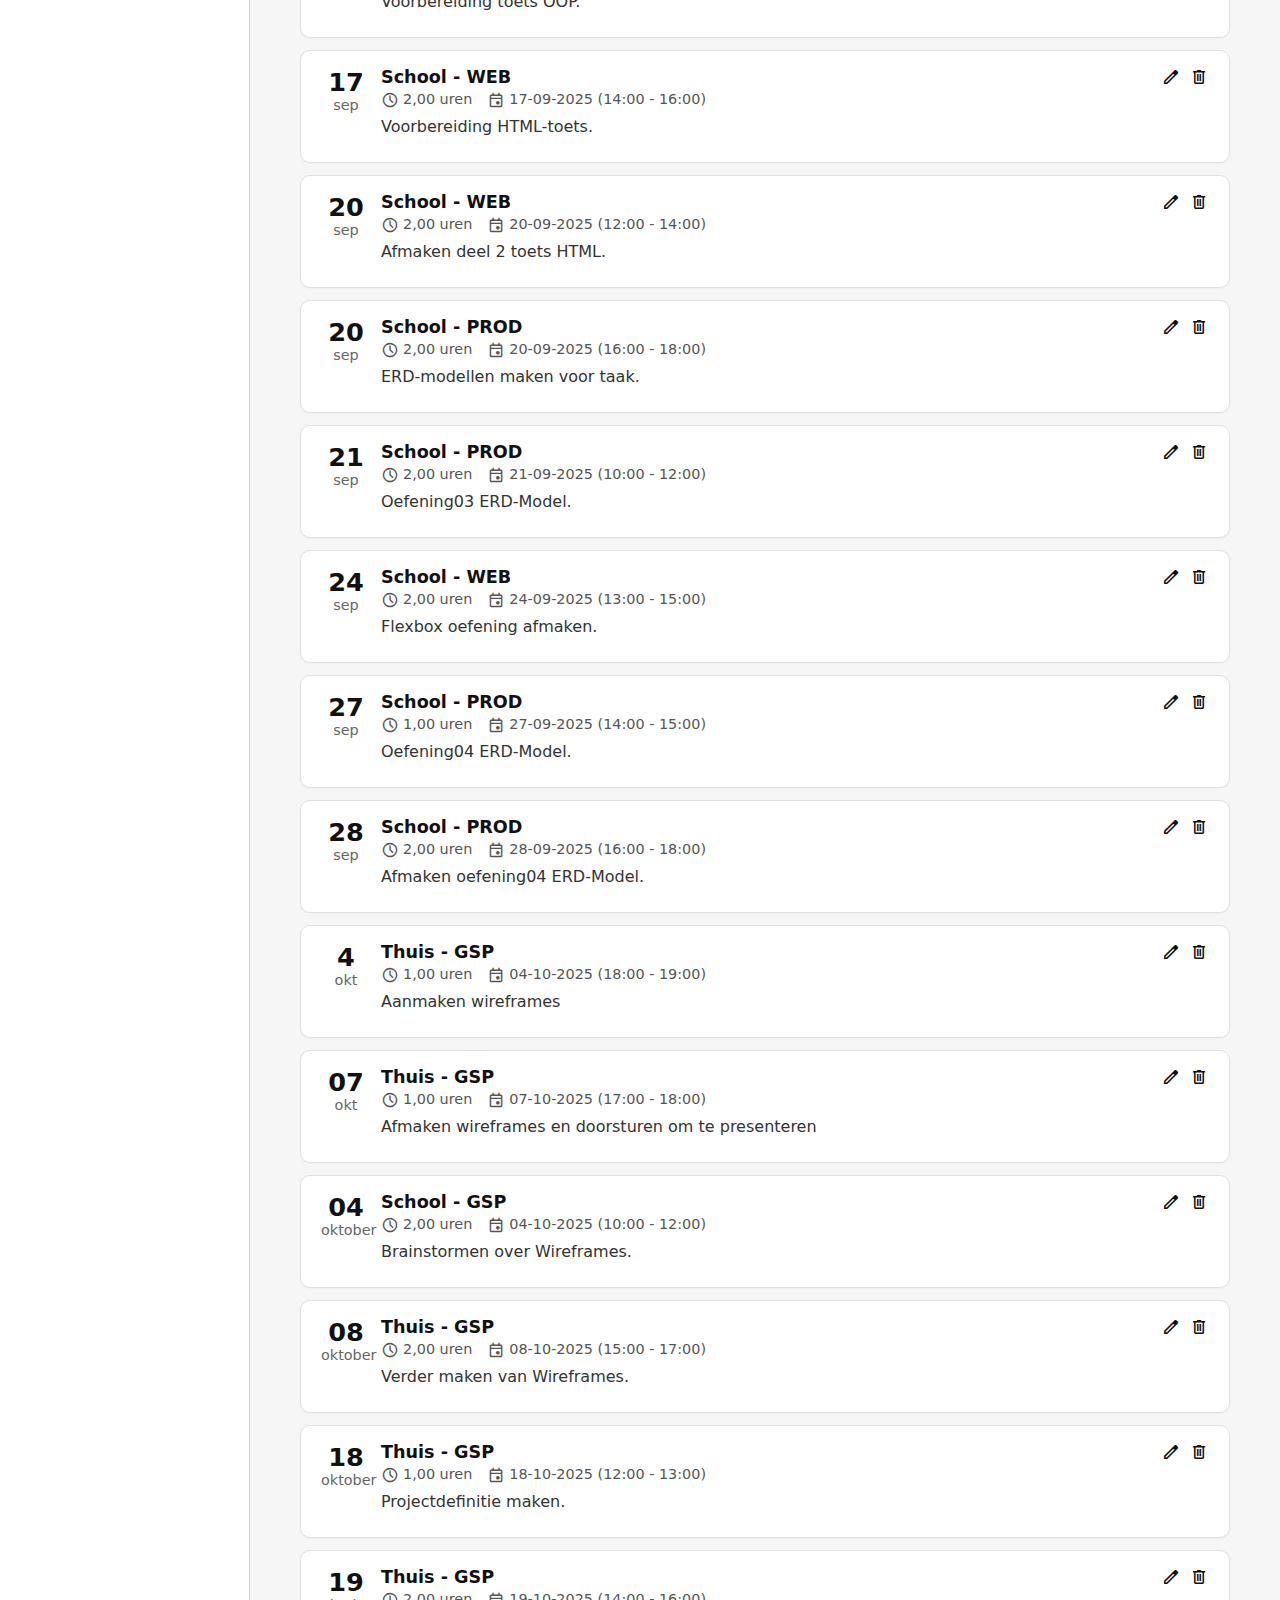
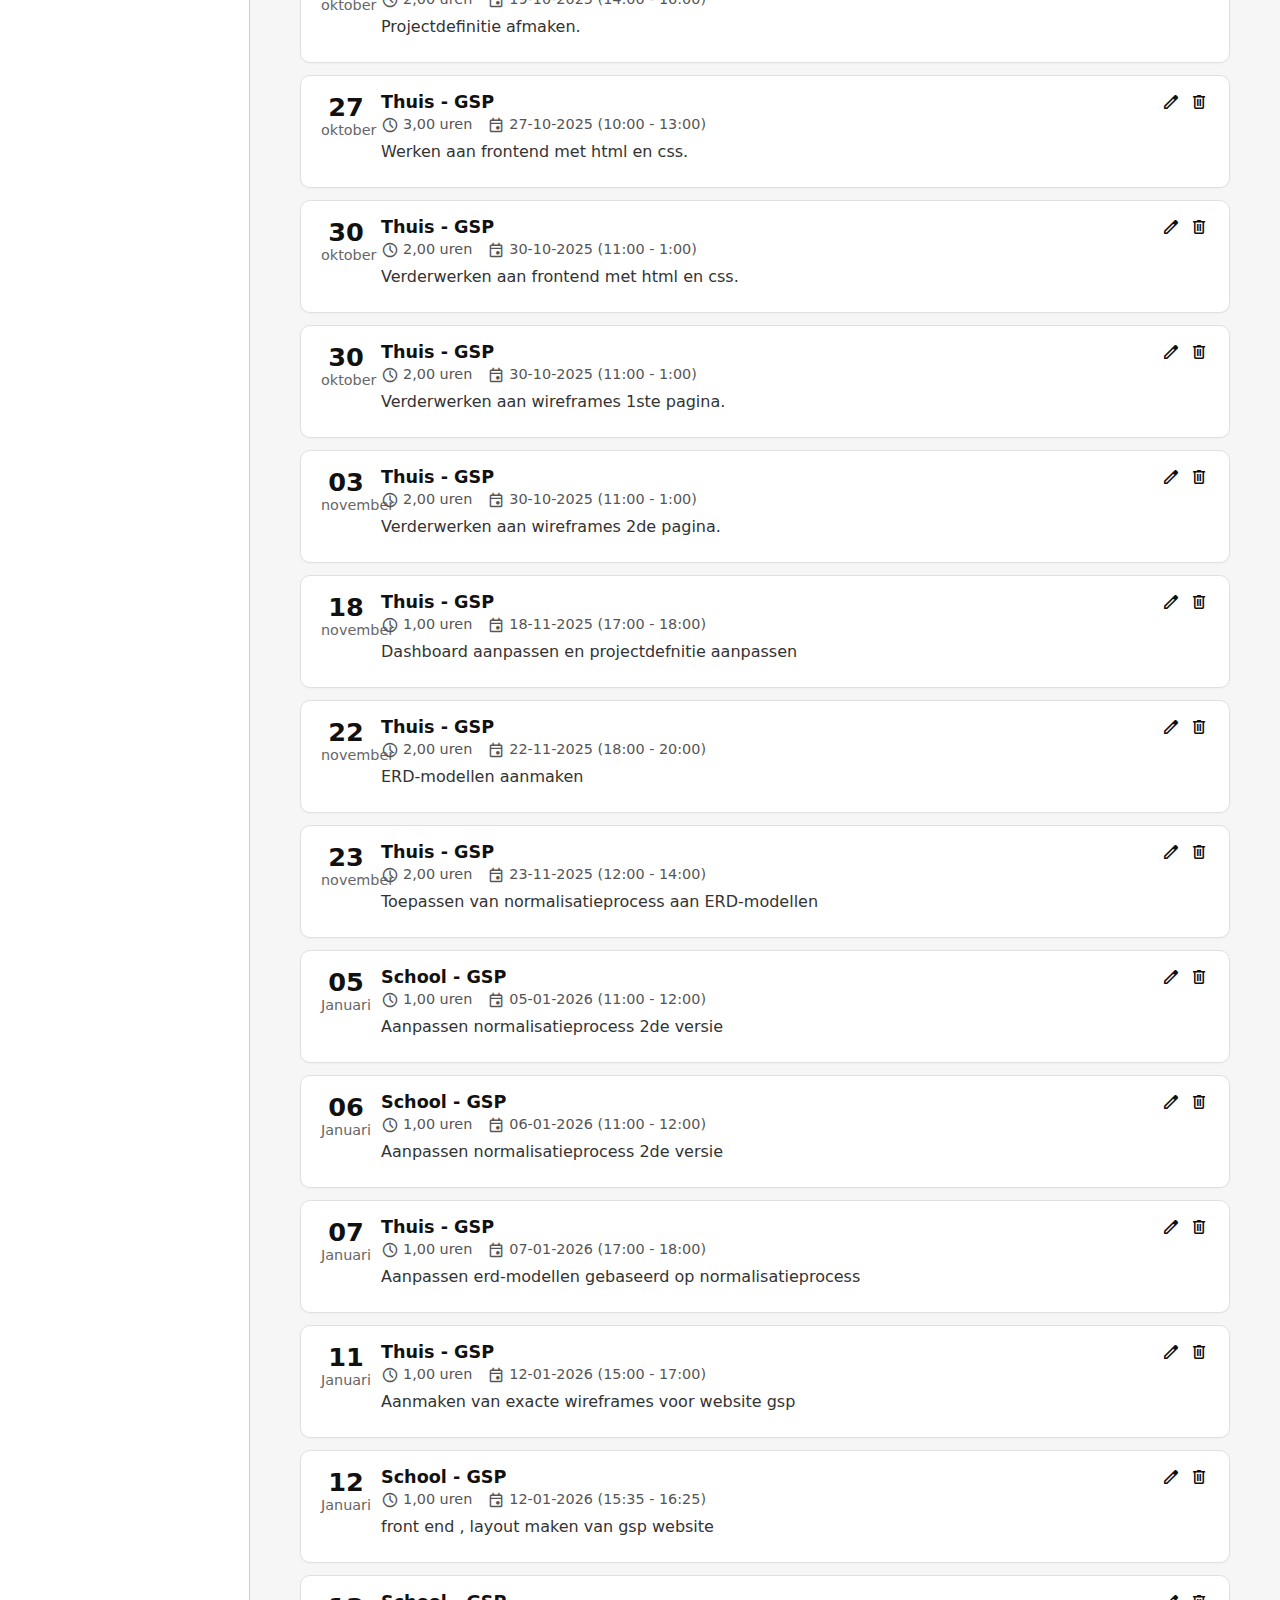
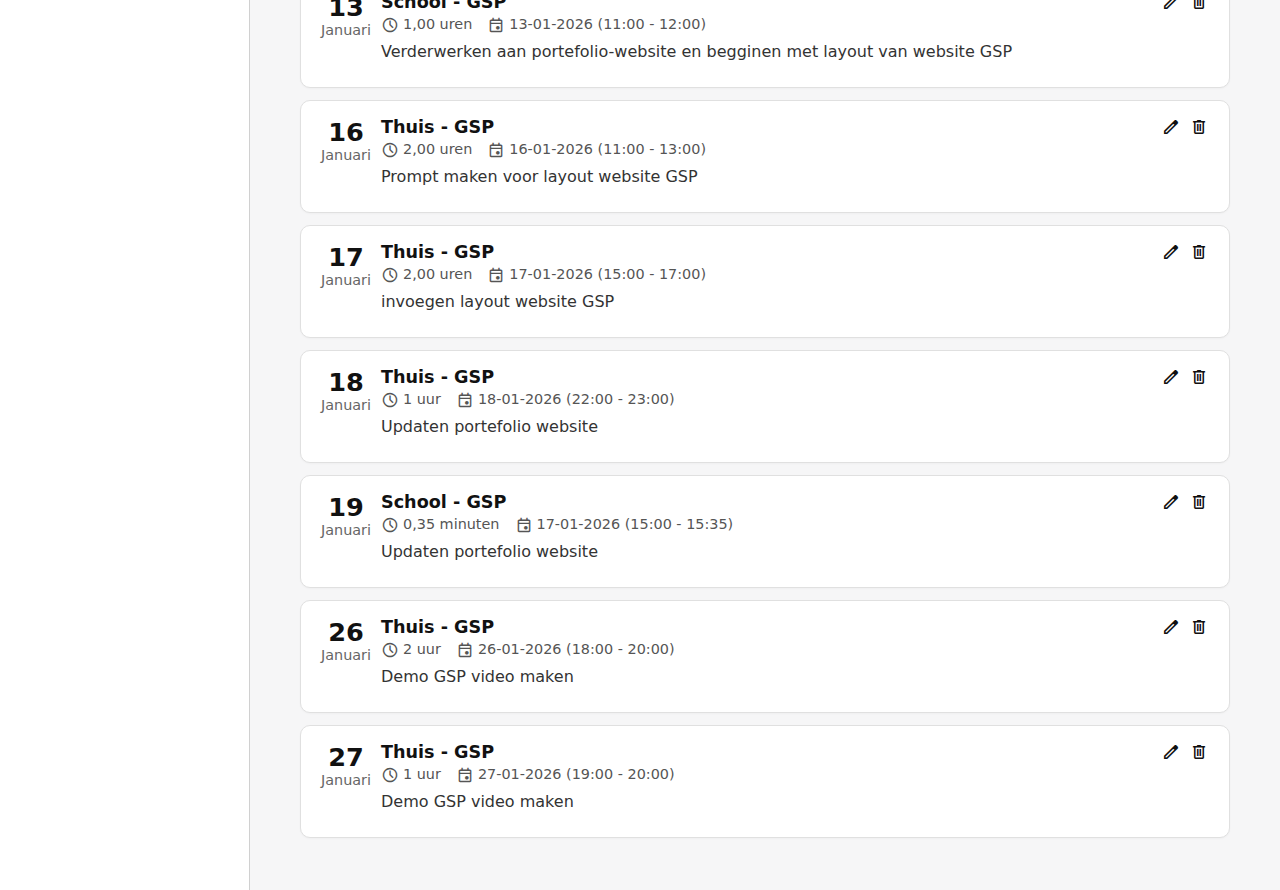
<file: logboekT.html>
<!DOCTYPE html>
<html lang="nl">
<head>
  <meta charset="UTF-8">
  <meta name="viewport" content="width=device-width, initial-scale=1.0">
  <title>GSP Logboek</title>
  <link rel="stylesheet" href="https://fonts.googleapis.com/css2?family=Material+Symbols+Outlined" />
  <link rel="stylesheet" href="./logboekT.css">
</head>

<body>
  <!-- ===== HEADER ===== -->
  <header class="vertical">
    <h1>GSP 6ADB 2025-2026</h1>

    <div class="header-right">
      <form class="subscribe-box">
        <input type="search" placeholder="⌕ Zoek projecten..." required />
      </form>

      <div class="header-icons">
        <span class="material-symbols-outlined">notifications</span>
        <div class="avatar">
          <span class="material-symbols-outlined">account_circle</span>
          <span class="status-dot"></span>
        </div>
      </div>
    </div>
  </header>

  <!-- ===== LAYOUT ===== -->
  <section class="container">
      <nav class="horizontalenav">
      <a href="./index.html" ><span class="material-symbols-outlined">dashboard</span>Dashboard</a>
      <a href="./projecten.html"><span class="material-symbols-outlined">folder_open</span>Projecten</a>
      <a href="./logboekT.html" class="active"><span class="material-symbols-outlined">menu_book</span>Logboek Theo</a>
      <a href="./tijdlijn.html"><span class="material-symbols-outlined">calendar_today</span>Tijdlijn</a>
      <a href="./Uren-Tracker.html"><span class="material-symbols-outlined">schedule</span>Uren Tracking</a>
      <a href="./Voortgang.html"><span class="material-symbols-outlined">moving</span>Voortgang</a>
      <a href="./documentatiemap.html"><span class="material-symbols-outlined">link</span>DocumentatieMap</a>
      <a href="./projectbeschrijving.html"><span class="material-symbols-outlined"> assignment </span>Projectbeschrijving</a>
      <a href="./solicitatie.html"><span class="material-symbols-outlined">task</span>solicitatie</a>
      <a href="./ticket.html"><span class="material-symbols-outlined">sort</span>Tickets</a>
      <a href="./fietscontrole-app-js-localstorage-github/index.html"><span class="material-symbols-outlined">settings</span>GSP</a>
      
    </nav>

    <!-- ===== MAIN CONTENT ===== -->
    <section class="container1">
      <div class="rechts">
        <div class="dichtbij">
          <h1>Mijn Logboek</h1>
          <p>Beheer en bekijk je geregistreerde uren en activiteiten</p>
        </div>
        <button class="button1"><span class="material-symbols-outlined">add</span> Nieuwe Entry</button>
      </div>

      <!-- ===== FILTERS ===== -->
      <div class="filters-box">
        <div class="filters-header"><h1>Filters</h1></div>
        <div class="filters-content">
          <div class="filter-search">
            <span class="material-symbols-outlined">search</span>
            <input type="text" placeholder="Zoek in logboek..." required>
          </div>

          <select name="project">
            <option selected disabled>Selecteer project</option>
            <option value="project1">App Ontwikkeling</option>
            <option value="project2">Marketing Campagne</option>
          </select>

          <select name="categorie">
            <option selected disabled>Categorie</option>
            <option value="design">Design</option>
            <option value="development">Development</option>
            <option value="testing">Testing</option>
          </select>

          <button class="filters-button">
            <span class="material-symbols-outlined">filter_alt</span>Meer filters
          </button>
        </div>
      </div>

      
      
      <div class="logboek-item">
        <div class="logboek-left">
          <div class="logboek-date"><h2>2</h2><p>sep</p></div>
        </div>
        <div class="logboek-content">
          <div class="logboek-header"><h3>School - APP</h3></div>
          <div class="logboek-meta">
            <span><span class="material-symbols-outlined">schedule</span>1,67 uren</span>
            <span><span class="material-symbols-outlined">event</span>2-09-2025 (14:45 - 16:25)</span>
          </div>
          <p class="logboek-desc">
            Start opstelling planning met tijdlijntool. Individuele voorbereiding, klassikale evaluatie en visuele planning.
          </p>
        </div>
        <div class="logboek-actions">
          <span class="material-symbols-outlined edit">edit</span>
          <span class="material-symbols-outlined delete">delete</span>
        </div>
      </div>

            <!-- ===== LOGBOEK ITEMS ===== -->
      <div class="logboek-item">
        <div class="logboek-left">
          <div class="logboek-date"><h2>2</h2><p>sep</p></div>
        </div>
        <div class="logboek-content">
          <div class="logboek-header"><h3>School - APP</h3></div>
          <div class="logboek-meta">
            <span><span class="material-symbols-outlined">schedule</span>1,67 uren</span>
            <span><span class="material-symbols-outlined">event</span>2-09-2025 (14:45 - 16:25)</span>
          </div>
          <p class="logboek-desc">Start opstelling planning met tijdlijntool. Individuele voorbereiding, klassikale evaluatie en visuele planning.</p>
        </div>
        <div class="logboek-actions">
          <span class="material-symbols-outlined edit">edit</span>
          <span class="material-symbols-outlined delete">delete</span>

        </div>
      </div>

      <div class="logboek-item">
        <div class="logboek-left">
          <div class="logboek-date"><h2>9</h2><p>sep</p></div>
        </div>
        <div class="logboek-content">
          <div class="logboek-header"><h3>School - PROD</h3></div>
          <div class="logboek-meta">
            <span><span class="material-symbols-outlined">schedule</span>0,83 uren</span>
            <span><span class="material-symbols-outlined">event</span>9-09-2025 (11:00 - 11:50)</span>
          </div>
          <p class="logboek-desc">Verderwerken aan planning. Toevoegen deadlines, vakantieperioden, taken en subtaken. Kiezen van projecten GSP.</p>
        </div>
        <div class="logboek-actions">
          <span class="material-symbols-outlined edit">edit</span>
          <span class="material-symbols-outlined delete">delete</span>
        </div>
      </div>

      <div class="logboek-item">
        <div class="logboek-left"><div class="logboek-date"><h2>10</h2><p>sep</p></div></div>
        <div class="logboek-content">
          <div class="logboek-header"><h3>School - APP</h3></div>
          <div class="logboek-meta">
            <span><span class="material-symbols-outlined">schedule</span>1,50 uren</span>
            <span><span class="material-symbols-outlined">event</span>10-09-2025 (14:00 - 15:30)</span>
          </div>
          <p class="logboek-desc">Vloeiend worden in OOP zodat ik niet zoveel problemen heb met het GSP.</p>
        </div>
        <div class="logboek-actions"><span class="material-symbols-outlined edit">edit</span><span class="material-symbols-outlined delete">delete</span></div>
      </div>

      <div class="logboek-item">
        <div class="logboek-left"><div class="logboek-date"><h2>10</h2><p>sep</p></div></div>
        <div class="logboek-content">
          <div class="logboek-header"><h3>School - WEB</h3></div>
          <div class="logboek-meta">
            <span><span class="material-symbols-outlined">schedule</span>1,50 uren</span>
            <span><span class="material-symbols-outlined">event</span>10-09-2025 (18:00 - 19:30)</span>
          </div>
          <p class="logboek-desc">HTML en CSS beoefenen en herhalen van herhalingsoefeningen.</p>
        </div>
        <div class="logboek-actions"><span class="material-symbols-outlined edit">edit</span><span class="material-symbols-outlined delete">delete</span></div>
      </div>

      <div class="logboek-item">
        <div class="logboek-left"><div class="logboek-date"><h2>11</h2><p>sep</p></div></div>
        <div class="logboek-content">
          <div class="logboek-header"><h3>School - PROD</h3></div>
          <div class="logboek-meta">
            <span><span class="material-symbols-outlined">schedule</span>1,50 uren</span>
            <span><span class="material-symbols-outlined">event</span>11-09-2025 (12:00 - 13:30)</span>
          </div>
          <p class="logboek-desc">Dagelijkse OOP-oefeningen maken.</p>
        </div>
        <div class="logboek-actions"><span class="material-symbols-outlined edit">edit</span><span class="material-symbols-outlined delete">delete</span></div>
      </div>

      <div class="logboek-item">
        <div class="logboek-left"><div class="logboek-date"><h2>13</h2><p>sep</p></div></div>
        <div class="logboek-content">
          <div class="logboek-header"><h3>School - PROD</h3></div>
          <div class="logboek-meta">
            <span><span class="material-symbols-outlined">schedule</span>3,00 uren</span>
            <span><span class="material-symbols-outlined">event</span>13-09-2025 (09:00 - 12:00)</span>
          </div>
          <p class="logboek-desc">Voorbereiding toets herhalingsvragen.</p>
        </div>
        <div class="logboek-actions"><span class="material-symbols-outlined edit">edit</span><span class="material-symbols-outlined delete">delete</span></div>
      </div>

      <div class="logboek-item">
        <div class="logboek-left"><div class="logboek-date"><h2>13</h2><p>sep</p></div></div>
        <div class="logboek-content">
          <div class="logboek-header"><h3>School - PROD</h3></div>
          <div class="logboek-meta">
            <span><span class="material-symbols-outlined">schedule</span>2,00 uren</span>
            <span><span class="material-symbols-outlined">event</span>13-09-2025 (14:00 - 16:00)</span>
          </div>
          <p class="logboek-desc">Voorbereiding toets herhalingsvragen.</p>
        </div>
        <div class="logboek-actions"><span class="material-symbols-outlined edit">edit</span><span class="material-symbols-outlined delete">delete</span></div>
      </div>

      <div class="logboek-item">
        <div class="logboek-left"><div class="logboek-date"><h2>14</h2><p>sep</p></div></div>
        <div class="logboek-content">
          <div class="logboek-header"><h3>School - PROD</h3></div>
          <div class="logboek-meta">
            <span><span class="material-symbols-outlined">schedule</span>2,00 uren</span>
            <span><span class="material-symbols-outlined">event</span>14-09-2025 (16:00 - 18:00)</span>
          </div>
          <p class="logboek-desc">Voorbereiding toets OOP.</p>
        </div>
        <div class="logboek-actions"><span class="material-symbols-outlined edit">edit</span><span class="material-symbols-outlined delete">delete</span></div>
      </div>

      <div class="logboek-item">
        <div class="logboek-left"><div class="logboek-date"><h2>15</h2><p>sep</p></div></div>
        <div class="logboek-content">
          <div class="logboek-header"><h3>School - PROD</h3></div>
          <div class="logboek-meta">
            <span><span class="material-symbols-outlined">schedule</span>2,00 uren</span>
            <span><span class="material-symbols-outlined">event</span>15-09-2025 (17:00 - 19:00)</span>
          </div>
          <p class="logboek-desc">Voorbereiding toets OOP.</p>
        </div>
        <div class="logboek-actions"><span class="material-symbols-outlined edit">edit</span><span class="material-symbols-outlined delete">delete</span></div>
      </div>

      <div class="logboek-item">
        <div class="logboek-left"><div class="logboek-date"><h2>17</h2><p>sep</p></div></div>
        <div class="logboek-content">
          <div class="logboek-header"><h3>School - WEB</h3></div>
          <div class="logboek-meta">
            <span><span class="material-symbols-outlined">schedule</span>2,00 uren</span>
            <span><span class="material-symbols-outlined">event</span>17-09-2025 (14:00 - 16:00)</span>
          </div>
          <p class="logboek-desc">Voorbereiding HTML-toets.</p>
        </div>
        <div class="logboek-actions"><span class="material-symbols-outlined edit">edit</span><span class="material-symbols-outlined delete">delete</span></div>
      </div>

      <div class="logboek-item">
        <div class="logboek-left"><div class="logboek-date"><h2>20</h2><p>sep</p></div></div>
        <div class="logboek-content">
          <div class="logboek-header"><h3>School - WEB</h3></div>
          <div class="logboek-meta">
            <span><span class="material-symbols-outlined">schedule</span>2,00 uren</span>
            <span><span class="material-symbols-outlined">event</span>20-09-2025 (12:00 - 14:00)</span>
          </div>
          <p class="logboek-desc">Afmaken deel 2 toets HTML.</p>
        </div>
        <div class="logboek-actions"><span class="material-symbols-outlined edit">edit</span><span class="material-symbols-outlined delete">delete</span></div>
      </div>

      <div class="logboek-item">
        <div class="logboek-left"><div class="logboek-date"><h2>20</h2><p>sep</p></div></div>
        <div class="logboek-content">
          <div class="logboek-header"><h3>School - PROD</h3></div>
          <div class="logboek-meta">
            <span><span class="material-symbols-outlined">schedule</span>2,00 uren</span>
            <span><span class="material-symbols-outlined">event</span>20-09-2025 (16:00 - 18:00)</span>
          </div>
          <p class="logboek-desc">ERD-modellen maken voor taak.</p>
        </div>
        <div class="logboek-actions"><span class="material-symbols-outlined edit">edit</span><span class="material-symbols-outlined delete">delete</span></div>
      </div>

      <div class="logboek-item">
        <div class="logboek-left"><div class="logboek-date"><h2>21</h2><p>sep</p></div></div>
        <div class="logboek-content">
          <div class="logboek-header"><h3>School - PROD</h3></div>
          <div class="logboek-meta">
            <span><span class="material-symbols-outlined">schedule</span>2,00 uren</span>
            <span><span class="material-symbols-outlined">event</span>21-09-2025 (10:00 - 12:00)</span>
          </div>
          <p class="logboek-desc">Oefening03 ERD-Model.</p>
        </div>
        <div class="logboek-actions"><span class="material-symbols-outlined edit">edit</span><span class="material-symbols-outlined delete">delete</span></div>
      </div>

      <div class="logboek-item">
        <div class="logboek-left"><div class="logboek-date"><h2>24</h2><p>sep</p></div></div>
        <div class="logboek-content">
          <div class="logboek-header"><h3>School - WEB</h3></div>
          <div class="logboek-meta">
            <span><span class="material-symbols-outlined">schedule</span>2,00 uren</span>
            <span><span class="material-symbols-outlined">event</span>24-09-2025 (13:00 - 15:00)</span>
          </div>
          <p class="logboek-desc">Flexbox oefening afmaken.</p>
        </div>
        <div class="logboek-actions"><span class="material-symbols-outlined edit">edit</span><span class="material-symbols-outlined delete">delete</span></div>
      </div>

      <div class="logboek-item">
        <div class="logboek-left"><div class="logboek-date"><h2>27</h2><p>sep</p></div></div>
        <div class="logboek-content">
          <div class="logboek-header"><h3>School - PROD</h3></div>
          <div class="logboek-meta">
            <span><span class="material-symbols-outlined">schedule</span>1,00 uren</span>
            <span><span class="material-symbols-outlined">event</span>27-09-2025 (14:00 - 15:00)</span>
          </div>
          <p class="logboek-desc">Oefening04 ERD-Model.</p>
        </div>
        <div class="logboek-actions"><span class="material-symbols-outlined edit">edit</span><span class="material-symbols-outlined delete">delete</span></div>
      </div>

      <div class="logboek-item">
        <div class="logboek-left"><div class="logboek-date"><h2>28</h2><p>sep</p></div></div>
        <div class="logboek-content">
          <div class="logboek-header"><h3>School - PROD</h3></div>
          <div class="logboek-meta">
            <span><span class="material-symbols-outlined">schedule</span>2,00 uren</span>
            <span><span class="material-symbols-outlined">event</span>28-09-2025 (16:00 - 18:00)</span>
          </div>
          <p class="logboek-desc">Afmaken oefening04 ERD-Model.</p>
        </div>
        <div class="logboek-actions"><span class="material-symbols-outlined edit">edit</span><span class="material-symbols-outlined delete">delete</span></div>
      </div>

       <div class="logboek-item">
        <div class="logboek-left"><div class="logboek-date"><h2>4</h2><p>okt</p></div></div>
        <div class="logboek-content">
          <div class="logboek-header"><h3>Thuis - GSP</h3></div>
          <div class="logboek-meta">
            <span><span class="material-symbols-outlined">schedule</span>1,00 uren</span>
            <span><span class="material-symbols-outlined">event</span>04-10-2025 (18:00 - 19:00)</span>
          </div>
          <p class="logboek-desc">Aanmaken wireframes</p>
        </div>
        <div class="logboek-actions"><span class="material-symbols-outlined edit">edit</span><span class="material-symbols-outlined delete">delete</span></div>
      </div>


       <div class="logboek-item">
        <div class="logboek-left"><div class="logboek-date"><h2>07</h2><p>okt</p></div></div>
        <div class="logboek-content">
          <div class="logboek-header"><h3>Thuis - GSP</h3></div>
          <div class="logboek-meta">
            <span><span class="material-symbols-outlined">schedule</span>1,00 uren</span>
            <span><span class="material-symbols-outlined">event</span>07-10-2025 (17:00 - 18:00)</span>
          </div>
          <p class="logboek-desc">Afmaken wireframes en doorsturen om te presenteren</p>
        </div>
        <div class="logboek-actions"><span class="material-symbols-outlined edit">edit</span><span class="material-symbols-outlined delete">delete</span></div>
      </div>


        <div class="logboek-item">
        <div class="logboek-left"><div class="logboek-date"><h2>04</h2><p>oktober</p></div></div>
        <div class="logboek-content">
          <div class="logboek-header"><h3>School - GSP</h3></div>
          <div class="logboek-meta">
            <span><span class="material-symbols-outlined">schedule</span>2,00 uren</span>
            <span><span class="material-symbols-outlined">event</span>04-10-2025 (10:00 - 12:00)</span>
          </div>
          <p class="logboek-desc">Brainstormen over Wireframes.</p>
        </div>
        <div class="logboek-actions"><span class="material-symbols-outlined edit">edit</span><span class="material-symbols-outlined delete">delete</span></div>
      </div>


      
        <div class="logboek-item">
        <div class="logboek-left"><div class="logboek-date"><h2>08</h2><p>oktober</p></div></div>
        <div class="logboek-content">
          <div class="logboek-header"><h3>Thuis - GSP</h3></div>
          <div class="logboek-meta">
            <span><span class="material-symbols-outlined">schedule</span>2,00 uren</span>
            <span><span class="material-symbols-outlined">event</span>08-10-2025 (15:00 - 17:00)</span>
          </div>
          <p class="logboek-desc">Verder maken van Wireframes.</p>
        </div>
        <div class="logboek-actions"><span class="material-symbols-outlined edit">edit</span><span class="material-symbols-outlined delete">delete</span></div>
      </div>


      <div class="logboek-item">
        <div class="logboek-left"><div class="logboek-date"><h2>18</h2><p>oktober</p></div></div>
        <div class="logboek-content">
          <div class="logboek-header"><h3>Thuis - GSP</h3></div>
          <div class="logboek-meta">
            <span><span class="material-symbols-outlined">schedule</span>1,00 uren</span>
            <span><span class="material-symbols-outlined">event</span>18-10-2025 (12:00 - 13:00)</span>
          </div>
          <p class="logboek-desc">Projectdefinitie maken.</p>
        </div>
        <div class="logboek-actions"><span class="material-symbols-outlined edit">edit</span><span class="material-symbols-outlined delete">delete</span></div>
      </div>


      <div class="logboek-item">
        <div class="logboek-left"><div class="logboek-date"><h2>19</h2><p>oktober</p></div></div>
        <div class="logboek-content">
          <div class="logboek-header"><h3>Thuis - GSP</h3></div>
          <div class="logboek-meta">
            <span><span class="material-symbols-outlined">schedule</span>2,00 uren</span>
            <span><span class="material-symbols-outlined">event</span>19-10-2025 (14:00 - 16:00)</span>
          </div>
          <p class="logboek-desc">Projectdefinitie afmaken.</p>
        </div>
        <div class="logboek-actions"><span class="material-symbols-outlined edit">edit</span><span class="material-symbols-outlined delete">delete</span></div>
      </div>


      <div class="logboek-item">
        <div class="logboek-left"><div class="logboek-date"><h2>27</h2><p>oktober</p></div></div>
        <div class="logboek-content">
          <div class="logboek-header"><h3>Thuis - GSP</h3></div>
          <div class="logboek-meta">
            <span><span class="material-symbols-outlined">schedule</span>3,00 uren</span>
            <span><span class="material-symbols-outlined">event</span>27-10-2025 (10:00 - 13:00)</span>
          </div>
          <p class="logboek-desc">Werken aan frontend met html en css.</p>
        </div>
        <div class="logboek-actions"><span class="material-symbols-outlined edit">edit</span><span class="material-symbols-outlined delete">delete</span></div>
      </div>


      <div class="logboek-item">
        <div class="logboek-left"><div class="logboek-date"><h2>30</h2><p>oktober</p></div></div>
        <div class="logboek-content">
          <div class="logboek-header"><h3>Thuis - GSP</h3></div>
          <div class="logboek-meta">
            <span><span class="material-symbols-outlined">schedule</span>2,00 uren</span>
            <span><span class="material-symbols-outlined">event</span>30-10-2025 (11:00 - 1:00)</span>
          </div>
          <p class="logboek-desc">Verderwerken aan frontend met html en css.</p>
        </div>
        <div class="logboek-actions"><span class="material-symbols-outlined edit">edit</span><span class="material-symbols-outlined delete">delete</span></div>
      </div>


      <div class="logboek-item">
        <div class="logboek-left"><div class="logboek-date"><h2>30</h2><p>oktober</p></div></div>
        <div class="logboek-content">
          <div class="logboek-header"><h3>Thuis - GSP</h3></div>
          <div class="logboek-meta">
            <span><span class="material-symbols-outlined">schedule</span>2,00 uren</span>
            <span><span class="material-symbols-outlined">event</span>30-10-2025 (11:00 - 1:00)</span>
          </div>
          <p class="logboek-desc">Verderwerken aan wireframes 1ste pagina.</p>
        </div>
        <div class="logboek-actions"><span class="material-symbols-outlined edit">edit</span><span class="material-symbols-outlined delete">delete</span></div>
      </div>


      

      
      <div class="logboek-item">
        <div class="logboek-left"><div class="logboek-date"><h2>03</h2><p>november</p></div></div>
        <div class="logboek-content">
          <div class="logboek-header"><h3>Thuis - GSP</h3></div>
          <div class="logboek-meta">
            <span><span class="material-symbols-outlined">schedule</span>2,00 uren</span>
            <span><span class="material-symbols-outlined">event</span>30-10-2025 (11:00 - 1:00)</span>
          </div>
          <p class="logboek-desc">Verderwerken aan wireframes 2de pagina.</p>
        </div>
        <div class="logboek-actions"><span class="material-symbols-outlined edit">edit</span><span class="material-symbols-outlined delete">delete</span></div>
      </div>



       <div class="logboek-item">
        <div class="logboek-left"><div class="logboek-date"><h2>18</h2><p>november</p></div></div>
        <div class="logboek-content">
          <div class="logboek-header"><h3>Thuis - GSP</h3></div>
          <div class="logboek-meta">
            <span><span class="material-symbols-outlined">schedule</span>1,00 uren</span>
            <span><span class="material-symbols-outlined">event</span>18-11-2025 (17:00 - 18:00)</span>
          </div>
          <p class="logboek-desc">Dashboard aanpassen en projectdefnitie aanpassen</p>
        </div>
        <div class="logboek-actions"><span class="material-symbols-outlined edit">edit</span><span class="material-symbols-outlined delete">delete</span></div>
      </div>



      <div class="logboek-item">
        <div class="logboek-left"><div class="logboek-date"><h2>22</h2><p>november</p></div></div>
        <div class="logboek-content">
          <div class="logboek-header"><h3>Thuis - GSP</h3></div>
          <div class="logboek-meta">
            <span><span class="material-symbols-outlined">schedule</span>2,00 uren</span>
            <span><span class="material-symbols-outlined">event</span>22-11-2025 (18:00 - 20:00)</span>
          </div>
          <p class="logboek-desc">ERD-modellen aanmaken</p>
        </div>
        <div class="logboek-actions"><span class="material-symbols-outlined edit">edit</span><span class="material-symbols-outlined delete">delete</span></div>
      </div>




      <div class="logboek-item">
        <div class="logboek-left"><div class="logboek-date"><h2>23</h2><p>november</p></div></div>
        <div class="logboek-content">
          <div class="logboek-header"><h3>Thuis - GSP</h3></div>
          <div class="logboek-meta">
            <span><span class="material-symbols-outlined">schedule</span>2,00 uren</span>
            <span><span class="material-symbols-outlined">event</span>23-11-2025 (12:00 - 14:00)</span>
          </div>
          <p class="logboek-desc">Toepassen van normalisatieprocess aan ERD-modellen</p>
        </div>
        <div class="logboek-actions"><span class="material-symbols-outlined edit">edit</span><span class="material-symbols-outlined delete">delete</span></div>
      </div>




      



       <div class="logboek-item">
        <div class="logboek-left"><div class="logboek-date"><h2>05</h2><p>Januari</p></div></div>
        <div class="logboek-content">
          <div class="logboek-header"><h3>School - GSP</h3></div>
          <div class="logboek-meta">
            <span><span class="material-symbols-outlined">schedule</span>1,00 uren</span>
            <span><span class="material-symbols-outlined">event</span>05-01-2026 (11:00 - 12:00)</span>
          </div>
          <p class="logboek-desc">Aanpassen normalisatieprocess 2de versie</p>
        </div>
        <div class="logboek-actions"><span class="material-symbols-outlined edit">edit</span><span class="material-symbols-outlined delete">delete</span></div>
      </div>



      <div class="logboek-item">
        <div class="logboek-left"><div class="logboek-date"><h2>06</h2><p>Januari</p></div></div>
        <div class="logboek-content">
          <div class="logboek-header"><h3>School - GSP</h3></div>
          <div class="logboek-meta">
            <span><span class="material-symbols-outlined">schedule</span>1,00 uren</span>
            <span><span class="material-symbols-outlined">event</span>06-01-2026 (11:00 - 12:00)</span>
          </div>
          <p class="logboek-desc">Aanpassen normalisatieprocess 2de versie</p>
        </div>
        <div class="logboek-actions"><span class="material-symbols-outlined edit">edit</span><span class="material-symbols-outlined delete">delete</span></div>
      </div>



      <div class="logboek-item">
        <div class="logboek-left"><div class="logboek-date"><h2>07</h2><p>Januari</p></div></div>
        <div class="logboek-content">
          <div class="logboek-header"><h3>Thuis - GSP</h3></div>
          <div class="logboek-meta">
            <span><span class="material-symbols-outlined">schedule</span>1,00 uren</span>
            <span><span class="material-symbols-outlined">event</span>07-01-2026 (17:00 - 18:00)</span>
          </div>
          <p class="logboek-desc">Aanpassen erd-modellen gebaseerd op normalisatieprocess</p>
        </div>
        <div class="logboek-actions"><span class="material-symbols-outlined edit">edit</span><span class="material-symbols-outlined delete">delete</span></div>
      </div>


      <div class="logboek-item">
        <div class="logboek-left"><div class="logboek-date"><h2>11</h2><p>Januari</p></div></div>
        <div class="logboek-content">
          <div class="logboek-header"><h3>Thuis - GSP</h3></div>
          <div class="logboek-meta">
            <span><span class="material-symbols-outlined">schedule</span>1,00 uren</span>
            <span><span class="material-symbols-outlined">event</span>12-01-2026 (15:00 - 17:00)</span>
          </div>
          <p class="logboek-desc">Aanmaken van exacte wireframes voor website gsp</p>
        </div>
        <div class="logboek-actions"><span class="material-symbols-outlined edit">edit</span><span class="material-symbols-outlined delete">delete</span></div>
      </div>


      <div class="logboek-item">
        <div class="logboek-left"><div class="logboek-date"><h2>12</h2><p>Januari</p></div></div>
        <div class="logboek-content">
          <div class="logboek-header"><h3>School - GSP</h3></div>
          <div class="logboek-meta">
            <span><span class="material-symbols-outlined">schedule</span>1,00 uren</span>
            <span><span class="material-symbols-outlined">event</span>12-01-2026 (15:35 - 16:25)</span>
          </div>
          <p class="logboek-desc">front end , layout maken van gsp website</p>
        </div>
        <div class="logboek-actions"><span class="material-symbols-outlined edit">edit</span><span class="material-symbols-outlined delete">delete</span></div>
      </div>


       <div class="logboek-item">
        <div class="logboek-left"><div class="logboek-date"><h2>13</h2><p>Januari</p></div></div>
        <div class="logboek-content">
          <div class="logboek-header"><h3>School - GSP</h3></div>
          <div class="logboek-meta">
            <span><span class="material-symbols-outlined">schedule</span>1,00 uren</span>
            <span><span class="material-symbols-outlined">event</span>13-01-2026 (11:00 - 12:00)</span>
          </div>
          <p class="logboek-desc">Verderwerken aan portefolio-website en begginen met layout van website GSP</p>
        </div>
        <div class="logboek-actions"><span class="material-symbols-outlined edit">edit</span><span class="material-symbols-outlined delete">delete</span></div>
      </div>


      <div class="logboek-item">
        <div class="logboek-left"><div class="logboek-date"><h2>16</h2><p>Januari</p></div></div>
        <div class="logboek-content">
          <div class="logboek-header"><h3>Thuis - GSP</h3></div>
          <div class="logboek-meta">
            <span><span class="material-symbols-outlined">schedule</span>2,00 uren</span>
            <span><span class="material-symbols-outlined">event</span>16-01-2026 (11:00 - 13:00)</span>
          </div>
          <p class="logboek-desc">Prompt maken voor layout website GSP</p>
        </div>
        <div class="logboek-actions"><span class="material-symbols-outlined edit">edit</span><span class="material-symbols-outlined delete">delete</span></div>
      </div>




      <div class="logboek-item">
        <div class="logboek-left"><div class="logboek-date"><h2>17</h2><p>Januari</p></div></div>
        <div class="logboek-content">
          <div class="logboek-header"><h3>Thuis - GSP</h3></div>
          <div class="logboek-meta">
            <span><span class="material-symbols-outlined">schedule</span>2,00 uren</span>
            <span><span class="material-symbols-outlined">event</span>17-01-2026 (15:00 - 17:00)</span>
          </div>
          <p class="logboek-desc">invoegen layout website GSP</p>
        </div>
        <div class="logboek-actions"><span class="material-symbols-outlined edit">edit</span><span class="material-symbols-outlined delete">delete</span></div>
      </div>

      <div class="logboek-item">
        <div class="logboek-left"><div class="logboek-date"><h2>18</h2><p>Januari</p></div></div>
        <div class="logboek-content">
          <div class="logboek-header"><h3>Thuis - GSP</h3></div>
          <div class="logboek-meta">
            <span><span class="material-symbols-outlined">schedule</span>1 uur</span>
            <span><span class="material-symbols-outlined">event</span>18-01-2026 (22:00 - 23:00)</span>
          </div>
          <p class="logboek-desc">Updaten portefolio website</p>
        </div>
        <div class="logboek-actions"><span class="material-symbols-outlined edit">edit</span><span class="material-symbols-outlined delete">delete</span></div>
      </div>




      <div class="logboek-item">
        <div class="logboek-left"><div class="logboek-date"><h2>19</h2><p>Januari</p></div></div>
        <div class="logboek-content">
          <div class="logboek-header"><h3>School - GSP</h3></div>
          <div class="logboek-meta">
            <span><span class="material-symbols-outlined">schedule</span>0,35 minuten</span>
            <span><span class="material-symbols-outlined">event</span>17-01-2026 (15:00 - 15:35)</span>
          </div>
          <p class="logboek-desc">Updaten portefolio website</p>
        </div>
        <div class="logboek-actions"><span class="material-symbols-outlined edit">edit</span><span class="material-symbols-outlined delete">delete</span></div>
      </div>



      <div class="logboek-item">
        <div class="logboek-left"><div class="logboek-date"><h2>26</h2><p>Januari</p></div></div>
        <div class="logboek-content">
          <div class="logboek-header"><h3>Thuis - GSP</h3></div>
          <div class="logboek-meta">
            <span><span class="material-symbols-outlined">schedule</span>2 uur</span>
            <span><span class="material-symbols-outlined">event</span>26-01-2026 (18:00 - 20:00)</span>
          </div>
          <p class="logboek-desc">Demo GSP video maken</p>
        </div>
        <div class="logboek-actions"><span class="material-symbols-outlined edit">edit</span><span class="material-symbols-outlined delete">delete</span></div>
      </div>



      <div class="logboek-item">
        <div class="logboek-left"><div class="logboek-date"><h2>27</h2><p>Januari</p></div></div>
        <div class="logboek-content">
          <div class="logboek-header"><h3>Thuis - GSP</h3></div>
          <div class="logboek-meta">
            <span><span class="material-symbols-outlined">schedule</span>1 uur</span>
            <span><span class="material-symbols-outlined">event</span>27-01-2026 (19:00 - 20:00)</span>
          </div>
          <p class="logboek-desc">Demo GSP video maken</p>
        </div>
        <div class="logboek-actions"><span class="material-symbols-outlined edit">edit</span><span class="material-symbols-outlined delete">delete</span></div>
      </div>





    </section>
  </section>
</body>
</html>
</file>
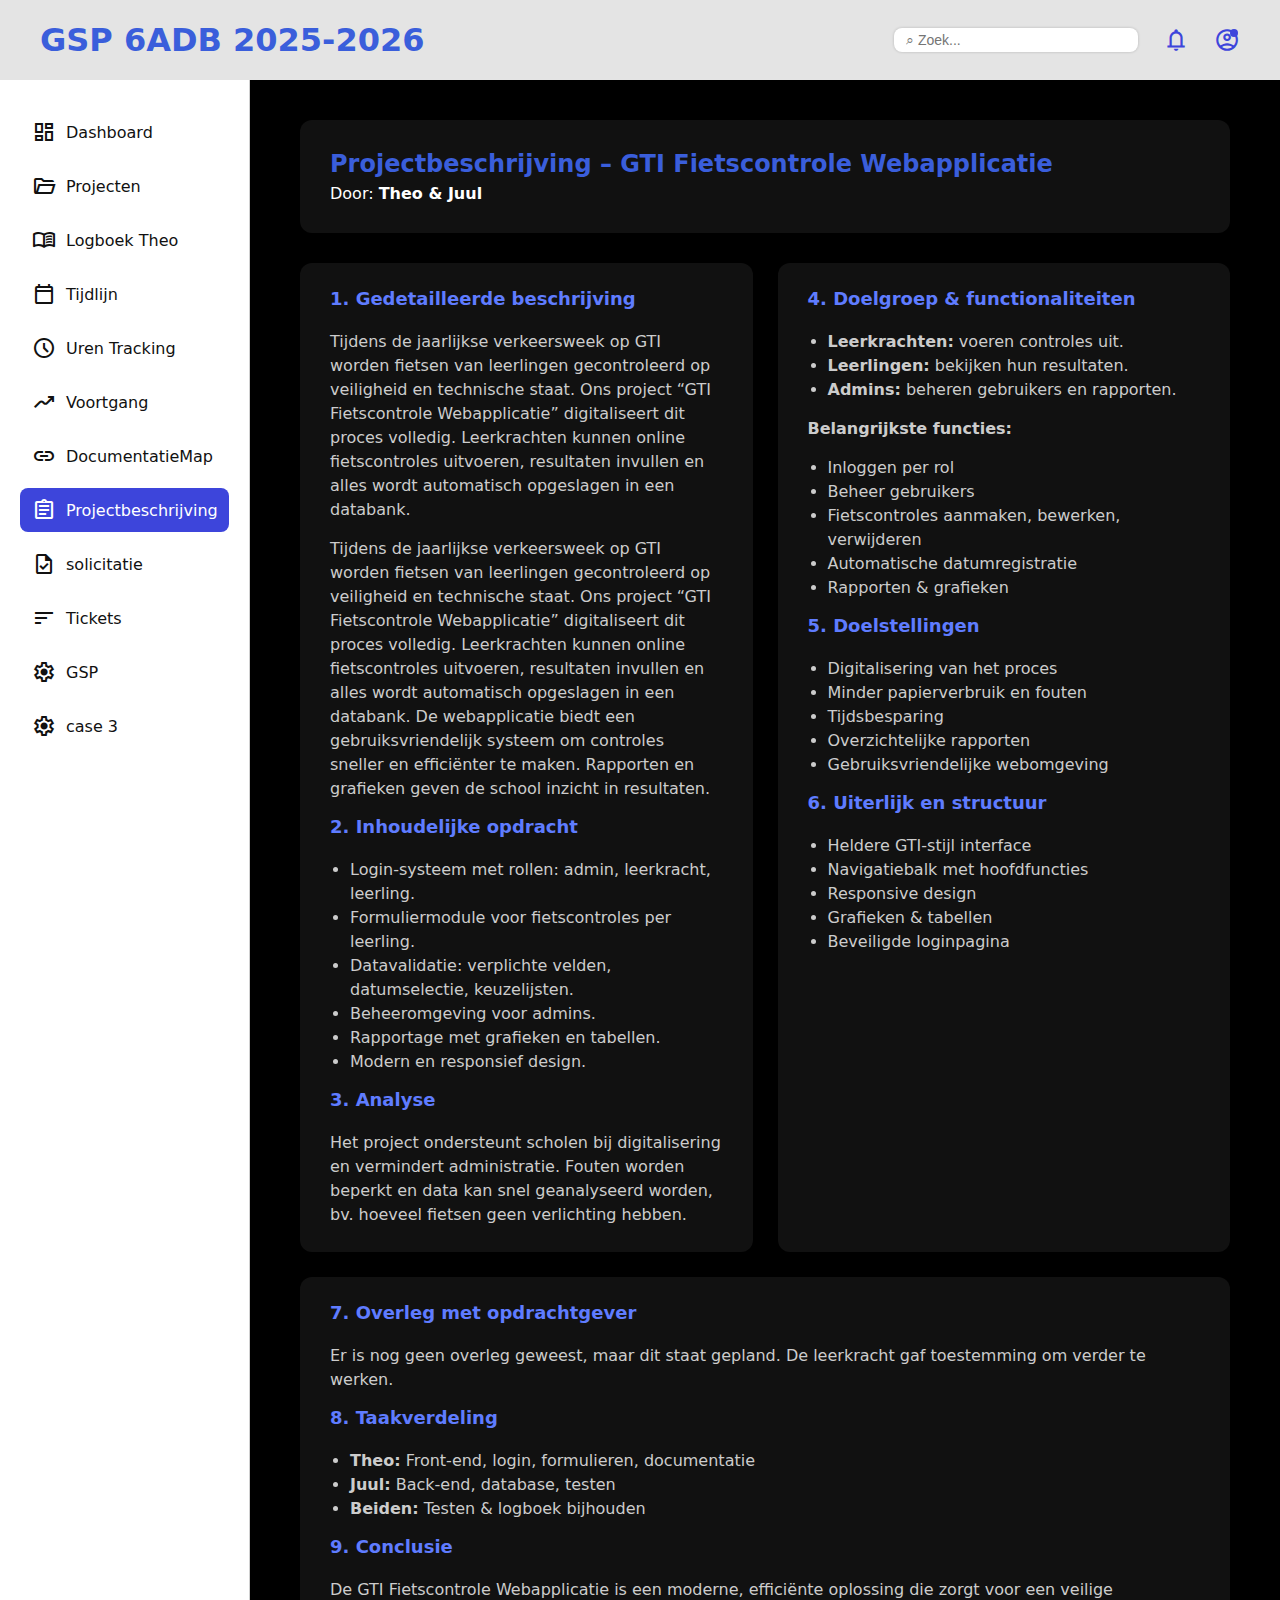
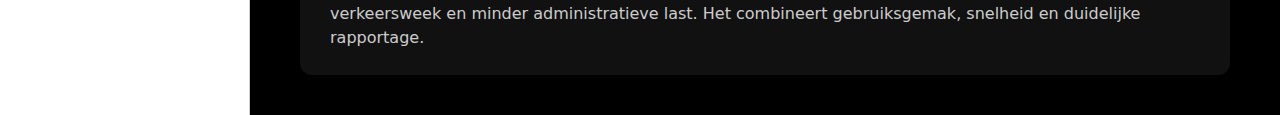
<file: projectbeschrijving.html>
<!DOCTYPE html>
<html lang="nl">
<head>
  <meta charset="UTF-8">
  <meta name="viewport" content="width=device-width, initial-scale=1.0">
  <title>GTI Fietscontrole Webapplicatie - Documentatie</title>
  <link rel="stylesheet" href="https://fonts.googleapis.com/css2?family=Material+Symbols+Outlined" />
  <link rel="stylesheet" href="./projectbeschrijving.css">
</head>
<body>

  <!-- ====== HEADER (ongewijzigd) ====== -->
  <header>
    <h1>GSP 6ADB 2025-2026</h1>

    <div class="header-right">
      <form class="subscribe-box">
        <input type="text" placeholder="⌕ Zoek...">
      </form>

      <div class="header-icons">
        <span class="material-symbols-outlined">notifications</span>
      </div>

      <div class="avatar">
        <span class="material-symbols-outlined">account_circle</span>
        <span class="status-dot"></span>
      </div>
    </div>
  </header>

  <!-- ====== PAGINA-INHOUD ====== -->
  <div class="container">
    <nav class="horizontalenav">
      <a href="./index.html"><span class="material-symbols-outlined">dashboard</span>Dashboard</a>
      <a href="./projecten.html"><span class="material-symbols-outlined">folder_open</span>Projecten</a>
      <a href="./logboekT.html"><span class="material-symbols-outlined">menu_book</span>Logboek Theo</a>
      <a href="./tijdlijn.html"><span class="material-symbols-outlined">calendar_today</span>Tijdlijn</a>
      <a href="./Uren-Tracker.html"><span class="material-symbols-outlined">schedule</span>Uren Tracking</a>
      <a href="./Voortgang.html"><span class="material-symbols-outlined">moving</span>Voortgang</a>
      <a href="./documentatiemap.html"><span class="material-symbols-outlined">link</span>DocumentatieMap</a>
      <a href="./projectbeschrijving.html" class="active"><span class="material-symbols-outlined"> assignment </span>Projectbeschrijving</a>
      <a href="./solicitatie.html"><span class="material-symbols-outlined">task</span>solicitatie</a>
      <a href="./index.html"><span class="material-symbols-outlined">sort</span>Tickets</a>
      <a href="./fietscontrole-app-js-localstorage-github/index.html"><span class="material-symbols-outlined">settings</span>GSP</a>
      <a href="./index3.html"><span class="material-symbols-outlined">settings</span>case 3</a>
    </nav>

    <main class="container1">

      <section class="rechts">
        <h1>Projectbeschrijving – GTI Fietscontrole Webapplicatie</h1>
        <p>Door: <strong>Theo & Juul</strong></p>
      </section>

    
      <section class="project-flex">
        <div class="project-column">
          <h2>1. Gedetailleerde beschrijving</h2>
          <p>
            Tijdens de jaarlijkse verkeersweek op GTI worden fietsen van leerlingen gecontroleerd op veiligheid en technische staat. 
            Ons project “GTI Fietscontrole Webapplicatie” digitaliseert dit proces volledig. Leerkrachten kunnen online fietscontroles uitvoeren, 
            resultaten invullen en alles wordt automatisch opgeslagen in een databank.
          </p>
          <p>
            Tijdens de jaarlijkse verkeersweek op GTI worden fietsen van leerlingen gecontroleerd op veiligheid en technische staat. 
            Ons project “GTI Fietscontrole Webapplicatie” digitaliseert dit proces volledig. Leerkrachten kunnen online fietscontroles uitvoeren, 
            resultaten invullen en alles wordt automatisch opgeslagen in een databank.
            De webapplicatie biedt een gebruiksvriendelijk systeem om controles sneller en efficiënter te maken. 
            Rapporten en grafieken geven de school inzicht in resultaten.
          </p>

          <h2>2. Inhoudelijke opdracht</h2>
          <ul>
            <li>Login-systeem met rollen: admin, leerkracht, leerling.</li>
            <li>Formuliermodule voor fietscontroles per leerling.</li>
            <li>Datavalidatie: verplichte velden, datumselectie, keuzelijsten.</li>
            <li>Beheeromgeving voor admins.</li>
            <li>Rapportage met grafieken en tabellen.</li>
            <li>Modern en responsief design.</li>
          </ul>

          <h2>3. Analyse</h2>
          <p>
            Het project ondersteunt scholen bij digitalisering en vermindert administratie. 
            Fouten worden beperkt en data kan snel geanalyseerd worden, bv. hoeveel fietsen geen verlichting hebben.
          </p>
        </div>

        <div class="project-column">
          <h2>4. Doelgroep & functionaliteiten</h2>
          <ul>
            <li><strong>Leerkrachten:</strong> voeren controles uit.</li>
            <li><strong>Leerlingen:</strong> bekijken hun resultaten.</li>
            <li><strong>Admins:</strong> beheren gebruikers en rapporten.</li>
          </ul>
          <p><strong>Belangrijkste functies:</strong></p>
          <ul>
            <li>Inloggen per rol</li>
            <li>Beheer gebruikers</li>
            <li>Fietscontroles aanmaken, bewerken, verwijderen</li>
            <li>Automatische datumregistratie</li>
            <li>Rapporten & grafieken</li>
          </ul>

          <h2>5. Doelstellingen</h2>
          <ul>
            <li>Digitalisering van het proces</li>
            <li>Minder papierverbruik en fouten</li>
            <li>Tijdsbesparing</li>
            <li>Overzichtelijke rapporten</li>
            <li>Gebruiksvriendelijke webomgeving</li>
          </ul>

          <h2>6. Uiterlijk en structuur</h2>
          <ul>
            <li>Heldere GTI-stijl interface</li>
            <li>Navigatiebalk met hoofdfuncties</li>
            <li>Responsive design</li>
            <li>Grafieken & tabellen</li>
            <li>Beveiligde loginpagina</li>
          </ul>
        </div>

        <div class="project-column">
          <h2>7. Overleg met opdrachtgever</h2>
          <p>Er is nog geen overleg geweest, maar dit staat gepland. De leerkracht gaf toestemming om verder te werken.</p>

          <h2>8. Taakverdeling</h2>
          <ul>
            <li><strong>Theo:</strong> Front-end, login, formulieren, documentatie</li>
            <li><strong>Juul:</strong> Back-end, database, testen</li>
            <li><strong>Beiden:</strong> Testen & logboek bijhouden</li>
          </ul>

          <h2>9. Conclusie</h2>
          <p>
            De GTI Fietscontrole Webapplicatie is een moderne, efficiënte oplossing die zorgt voor een veilige verkeersweek 
            en minder administratieve last. Het combineert gebruiksgemak, snelheid en duidelijke rapportage.
          </p>
        </div>
      </section>

    </main>
  </div>

</body>
</html>
</file>
<file: index.css>
/* ======= BASIS ======= */
* { 
  box-sizing: border-box; 
  margin: 0; 
  padding: 0;
 }
body {
  font-family: system-ui, -apple-system, "Segoe UI", Roboto, Arial, sans-serif;
  background: #000;
  color: #111;
}

/* ======= HEADER ======= */
header {
  height: 80px;
  background: #e4e4e4;
  display: flex;
  align-items: center;
  justify-content: space-between;
  padding: 0 40px;
  box-shadow: 0 1px 4px rgba(0,0,0,0.15);
}
header h1 {
  color: #3a5edb;
  font-weight: 700;
}
.header-right {
  display: flex;
  align-items: center;
  gap: 25px;
}

/* zoekvak */
.subscribe-box {
  background: #fff;
  border-radius: 8px;
  padding: 4px 12px;
  display: flex;
  align-items: center;
  box-shadow: 0 0 3px rgba(0,0,0,0.2);
}
.subscribe-box input {
  border: none;
  outline: none;
  background: none;
  font-size: 14px;
  width: 220px;
}

/* icons rechts */
.header-icons {
  display: flex;
  align-items: center;
  gap: 20px;
}
.header-icons .material-symbols-outlined {
  font-size: 26px;
  color: #3d45db;
  cursor: pointer;
  transition: color 0.2s ease;
}
.header-icons .material-symbols-outlined:hover {
  color: #2b37d3;
}

/* profiel-icon */
.avatar {
  position: relative;
  display: flex;
  align-items: center;
  justify-content: center;
}
.status-dot {
  position: absolute;
  top: 2px;
  right: 2px;
  width: 8px;
  height: 8px;
  background: #3d45db;
  border-radius: 50%;
}

/* ======= LAYOUT ======= */
.container {
   display: flex; 
  }

/* Zijbalk */
.horizontalenav {
  background: #fff;
  width: 250px;
  min-height: 100vh;
  border-right: 1px solid #d0d0d0;
  display: flex;
  flex-direction: column;
  padding: 30px 20px;
  gap: 10px;
}
.horizontalenav a {
  display: flex;
  align-items: center;
  gap: 10px;
  color: #111;
  text-decoration: none;
  font-weight: 500;
  border-radius: 8px;
  padding: 10px 12px;
}
.horizontalenav a:hover,
.horizontalenav a.active {
  background: #3d45db;
  color: #fff;
}

/* ======= CONTENT ======= */
.container1 {
  flex: 1;
  background: #000;
  color: #fff;
  padding: 40px 50px;
}

/* Welkom-box */
.rechts {
  background: #111;
  border-radius: 12px;
  padding: 30px;
  margin-bottom: 30px;
}
.rechts h1 {
  font-size: 24px;
  margin-bottom: 6px;
}

/* ======= STATS ======= */
.vertical1 {
  display: flex;
  flex-wrap: wrap;
  gap: 20px;
}
.box2 {
  flex: 1;
  min-width: 220px;
  background: #f2f2f2;
  color: #000;
  border-radius: 12px;
  padding: 20px;
  box-shadow: 0 2px 5px rgba(0,0,0,0.25);
}
.rechts1 {
  display: flex;
  justify-content: space-between;
  align-items: center;
}
.rechts1 .material-symbols-outlined {
  font-size: 22px;
  color: #3d45db;
}

/* ======= DEADLINES ======= */
.part2 {
  background: #e6e6e6;
  color: #000;
  border-radius: 12px;
  padding: 25px;
  margin-top: 40px;
}
.part2 h1 {
  display: flex;
  align-items: center;
  gap: 8px;
  font-size: 18px;
  margin-bottom: 6px;
}
.rechts3 {
  display: flex;
  align-items: center;
  gap: 10px;
  margin-top: 10px;
}
input[type="checkbox"] {
  width: 18px;
  height: 18px;
  accent-color: #3d45db;
}
.sub {
   font-size: 13px; color: #555; margin-left: 28px;
   }

/* ======= TEAM UREN ======= */
.part3 {
  background: #e6e6e6;
  color: #000;
  border-radius: 12px;
  padding: 25px;
  margin-top: 30px;
}
.center4 {
  display: flex;
  flex-wrap: wrap;
  gap: 20px;
  margin-top: 20px;
}
.box3blue, .box3green {
  flex: 1 1 45%;
  min-width: 420px;
  height: 100px;
  display: flex;
  justify-content: space-between;
  align-items: center;
  padding: 0 30px;
  border-radius: 10px;
}
.box3blue {
  background: #dbefff;
  color: #1e40af;
}
.box3green {
  background: #dcfce7;
  color: #166635;
}


.projectbeschrijving{
  background-color: #e6e6e6;
  color: #000;
  width: 100%;
  border-radius: 10px;
  padding-top: 40px;
  padding-bottom: 40px;
  margin-top: 40px;
  margin-bottom: 40px;
  justify-content: flex-start;
  align-items: center;
  flex-direction: column;
}

.projectbeschrijving p{
  margin-top: 10px;
  align-items: center;
  justify-content: flex-start;
  padding-left: 30px;
  padding-right: 30px;
}

.projectbeschrijving h1{
  align-items: center;
  justify-content: flex-start;
  padding-left: 30px;
  padding-right: 30px;
}




.projectbeschrijving1{
  background-color: #e6e6e6;
  color: #000;
  width: 100%;
  border-radius: 10px;
  padding-top: 40px;
  padding-bottom: 40px;
  margin-top: 40px;
  margin-bottom: 40px;
  justify-content: flex-start;
  align-items: center;
  flex-direction: column;
  padding-left: 30px;
}






.projectbeschrijving2{
  background-color: #e6e6e6;
  color: #000;
  width: 100%;
  border-radius: 10px;
  padding-top: 40px;
  padding-bottom: 40px;
  margin-top: 40px;
  margin-bottom: 40px;
  justify-content: center;
  align-items: center;
  flex-direction: column;
} 


.projectbeschrijving2 img {
    padding-top: 20px;
    width: 90%;
    max-width: 1000px; 
    height: auto;
    display: block;
    margin: 0 auto;
    border-radius: 8px; 
    box-shadow: 0 4px 10px rgba(0, 0, 0, 0.1); 
}


.projectbeschrijving2 h1 {
    text-align: center;
    justify-content: center;
    align-items: center;
    display: flex;
}


.projectbeschrijving1 h1 {
      padding-bottom: 20px;
}


.projectbeschrijving1 ul {
    list-style-type: square;
    padding-left: 20px;
    
}

.projectbeschrijving1 li {
    margin-bottom: 5px;
    font-size: 16px;
    padding-bottom: 20px;
    color: #333;
}
</file>
<file: Bedrijfsolicitatie/stlye.css>
* {
    box-sizing: border-box;
}

body {
    font-family: Arial, sans-serif;
    background: #4c8ecb;
    min-height: 100vh;
    display: flex;
    flex-direction: column;
    align-items: center;
}

.page {
    background: #f9fbfb;
    width: 100%;
    max-width: 720px;
    border-radius: 12px;
    padding: 40px 50px;
    justify-content: center;
    align-items: center;
}

a{
    color: white;
    text-decoration: none;
    font-size: 20px;
    font-family: system-ui, -apple-system, BlinkMacSystemFont, 'Segoe UI', Roboto, Oxygen, Ubuntu, Cantarell, 'Open Sans', 'Helvetica Neue', sans-serif;
    padding-bottom: 30px;
    
}

.space-between{
    justify-content: space-between;
    display: flex;
    padding-left: 10px;
    padding-right: 10px;
}


.random {
    width: 100%;
    border-radius: 5px;
    text-align: center;
    margin-bottom: 30px;
    color: white;
    background-color: #2f5fa8;
}

.random h2 {
    font-size: 28px;
}

.table {
    width: 100%;
    border-collapse: separate;
    border-spacing: 20px;
    background: transparent;
    box-shadow: none;
}

.table td {
    padding: 0;
}

label {
    font-weight: 600;
    color: #2f5fa8;
    display: block;
    margin-bottom: 6px;
}

.option-group {
    display: flex;
    flex-direction: column;
    gap: 10px;
}

button {
    margin: 40px auto 0;
    display: block;
    background: blue;
    color: white;
    border: none;
    padding: 12px 40px;
    border-radius: 10px;
    font-size: 16px;
    cursor: pointer;
}

input{
    width: 100%;
    padding: 10px;
    border: 1px solid #ccc;
    border-radius: 5px;
}
</file>
<file: style.css>
* {
    box-sizing: border-box;
    margin: 0;
    padding: 0;
}


body{
    display: flex;
    flex-direction: column;
    align-items: center;
    justify-content: center;
    scroll-behavior: smooth;
    font-family: system-ui, -apple-system, BlinkMacSystemFont, 'Segoe UI', Roboto, Oxygen, Ubuntu, Cantarell, 'Open Sans', 'Helvetica Neue', sans-serif;
}


.reserveer{
    padding: 10px;
    font-size: 20px;
    border-radius: 10px;
    border: none;
    background-color: purple;
    color: white;
    cursor: pointer;
    text-decoration: none;
}

.hero-sectie{
    scroll-behavior: smooth;
    background-color: rgb(55, 12, 55);
    color: #e0e0ff;
    font-family: system-ui, -apple-system, BlinkMacSystemFont, 'Segoe UI', Roboto, Oxygen, Ubuntu, Cantarell, 'Open Sans', 'Helvetica Neue', sans-serif;
    width: 100%;
    height: 100vh;
    display: flex;
    flex-direction: column;
    align-items: center;
    justify-content: center;
    margin-bottom: 20px;
}

.box{
    background-color: purple;
    color: white;
    font-family: system-ui, -apple-system, BlinkMacSystemFont, 'Segoe UI', Roboto, Oxygen, Ubuntu, Cantarell, 'Open Sans', 'Helvetica Neue', sans-serif;
    width: 40%;
    height: 400px;
    display: flex;
    flex-direction: column;
    align-items: center;
    justify-content: flex-start;
    padding: 20px;
    border-radius: 10px;
    gap: 20px;
}

details {
    background: purple;
    color: yellow;
    border-radius: 8px;
    padding: 10px;
}

summary {
   
    width: 300px;
    cursor: pointer;
    font-weight: bold;
    padding: 10px;
    background: purple;
    color: yellow;
    border-radius: 6px;
}

details p {
    padding: 10px;
}


.box img{
    width: 200px;
    height: 200px;
    object-fit: cover;
}


.extra{
    width: 100%;
}

.prijs{
    display: flex;
    flex-direction: row;
}


footer{
    margin-top: 100px;
    background-color: black;
    color: white;
    font-family: system-ui, -apple-system, BlinkMacSystemFont, 'Segoe UI', Roboto, Oxygen, Ubuntu, Cantarell, 'Open Sans', 'Helvetica Neue', sans-serif;
    width: 100%;
    height: 100px;
    display: flex;
    flex-direction: column;
    align-items: center;
    justify-content: center;
}

.sprekers{
    display: flex;
    gap: 20px;
    flex-direction: row;
    margin-bottom: 20px;
}


img{
    border-radius: 50%;
}

.gdpr{
    display: flex;
    flex-direction: row;
    align-items: center;
    justify-content: flex-start;
    width: 100%;
    gap: 10px;
}

.gdpr input{
    width: 20px;
    height: 20px;
}


form{
    background-color: black;
    color: purple;
    font-family: system-ui, -apple-system, BlinkMacSystemFont, 'Segoe UI', Roboto, Oxygen, Ubuntu, Cantarell, 'Open Sans', 'Helvetica Neue', sans-serif;
    width: 30%;
    height: 70%;
    padding: 30px;
    justify-content: flex-start;
    align-items: center;
    display: flex;
    flex-direction: column;
    gap: 20px;
    border-radius: 10px;
}

.naam , .email  {
    height: 50px;
    font-size: 20px;
    border-radius: 10px;
    width: 100%;
}

.telefoon{
    height: 75px;
    font-size: 20px;
    border-radius: 10px;
    width: 100%;
}


textarea{
    height: 50px;
    font-size: 20px;
    border-radius: 10px;
    width: 100%;
    height: 30%;
}

.btn{
    padding: 10px;
    font-size: 20px;
    border-radius: 10px;
    border: none;
    background-color: purple;
    color: white;
    cursor: pointer;
    width: 100%;
}

.row{
    display: flex;
    gap: 20px;
    flex-direction: row;
    width: 100%;
}

.row1{
    display: flex;
    justify-content: center;
    align-items: center;
    gap: 20px;
    flex-direction: row;
    width: 100%;
}


.text{
    width: 100%;
    border-radius: 10px;
    font-family: system-ui, -apple-system, BlinkMacSystemFont, 'Segoe UI', Roboto, Oxygen, Ubuntu, Cantarell, 'Open Sans', 'Helvetica Neue', sans-serif;
}

.select{
    display: flex;  
    flex-direction: column;
    border-radius: 10px;
    width: 100%;
    border-radius: 10px;
}

select{
    height: 50px;
    font-size: 20px;
    border-radius: 10px;
    width: 100%;
}


.diff1 , .diff2 , .diff3{
    font-size: 10px;
    background-color: white;
    border: 1px solid black;
    width: 100%;
    height: 100%;
    border-radius: 10px;
    display: flex;
    align-items: center;
    justify-content: flex start;
    font-size: 20px;
}



.radio{
    display: flex;
    width: 100%;
    height: 200px;
    gap: 20px;
    flex-direction: column;
}

.diff{
    width: 20px;
    height: 20px;
}


.tickettype , .dieet , .workshop{
    width: 100%;
    display: flex;
    align-items: center;
    justify-content: flex-start;
    font-size: 20px;
}


.grid{
    display: grid;
    grid-template-columns: repeat(2, 1fr);
    gap: 10px;;
    height: 150px;
    width: 100%;
}




.workshop1 , .workshop2 , .workshop3 , .workshop4{
    padding-left: 3px;
    background-color: white;
    border: 1px solid black;
    gap: 20px;
    width: 100%;
    height: 100%;
    border-radius: 10px;
    display: flex;
    align-items: center;
    justify-content: flex start;
    font-size: 20px;
}



.ticket-container {
    width: 100%;
    display: flex;
    flex-direction: column;
}

.ticket-container label {
    display: block;
    font-size: 14px;
    font-weight: 500;
    margin-bottom: 8px;
}

#ticketCountDisplay {
    font-weight: bold;
    color: #2563eb; 
    width: 100%;
    display: flex;
    align-items: center;
    justify-content: flex-start;
    font-size: 20px;
}

#ticketRange {
    width: 100%;
    height: 40px;
    background: #d1d5db transparent;
    border-radius: 8px;
    cursor: pointer;
}


.column{
    display: flex;
    flex-direction: column;
    gap: 20px;
    width: 100%;
    justify-content: center;
    align-items: center;
}


.promo-container {
    width: 100%;
    display: flex;
    flex-direction: column;
    border-radius: 10px;
    gap: 10px;
}

.promo {
    display: flex;
}

.promo input {
    flex: 1;
    padding: 8px;
}

.promo button {
    padding: 8px;
}

#promoFeedback {
    margin-top: 5px;
    font-size: 14px;
    font-weight: bold;
}

.success {
    color: green;
}

.error {
    color: red;
}

.timer{
    font-size: 30px;
    font-family: system-ui, -apple-system, BlinkMacSystemFont, 'Segoe UI', Roboto, Oxygen, Ubuntu, Cantarell, 'Open Sans', 'Helvetica Neue', sans-serif;
    color: yellow;
}
</file>
<file: logboek.css>
/* ======= BASIS ======= */
*{box-sizing:border-box;margin:0;padding:0}
body{
  font-family:system-ui,-apple-system,"Segoe UI",Roboto,Arial,sans-serif;
  background:#f6f6f7;color:#111;
}

/* ======= HEADER ======= */
header{
  height:80px;
  background:#e4e4e4;
  display:flex;align-items:center;justify-content:space-between;
  padding:0 40px;
  box-shadow:0 1px 4px rgba(0,0,0,.15);
}
header h1{color:#3a5edb;font-weight:700;}
.header-right{display:flex;align-items:center;gap:25px;}
.subscribe-box{
  background:#fff;border-radius:8px;padding:4px 12px;
  display:flex;align-items:center;
  box-shadow:0 0 3px rgba(0,0,0,.2);
}
.subscribe-box input{
  border:none;outline:none;background:none;
  font-size:14px;width:220px;
}
.header-icons{display:flex;align-items:center;gap:20px;}
.header-icons .material-symbols-outlined{
  font-size:26px;color:#3d45db;cursor:pointer;transition:.2s;
}
.header-icons .material-symbols-outlined:hover{color:#2b37d3;}
.avatar{position:relative;}
.status-dot{
  position:absolute;top:2px;right:2px;width:8px;height:8px;
  background:#3d45db;border-radius:50%;
}

/* ======= NAVIGATION ======= */
.container{display:flex;}
.horizontalenav{
  background:#fff;width:250px;min-height:100vh;
  border-right:1px solid #d0d0d0;
  display:flex;flex-direction:column;
  padding:30px 20px;gap:10px;
}
.horizontalenav a{
  display:flex;align-items:center;gap:10px;
  color:#111;text-decoration:none;font-weight:500;
  border-radius:8px;padding:10px 12px;
}
.horizontalenav a:hover,
.horizontalenav a.active{
  background:#3d45db;color:#fff;
}

/* ======= CONTENT ======= */
.container1{
  flex:1;background:#f6f6f7;color:#111;
  padding:40px 50px;
}

/* PAGE HEADER */
.rechts{
  display:flex;justify-content:space-between;align-items:center;
  margin-bottom:25px;
}
.rechts h1{font-size:24px;margin-bottom:4px;}
.button1{
  background:#3d45db;color:#fff;border:none;
  border-radius:8px;padding:10px 18px;
  display:flex;align-items:center;gap:5px;
  cursor:pointer;font-weight:600;
}
.button1:hover{background:#2c34c7;}

/* ===== FILTERS ===== */
.filters-box{
  background:#fff;border:1px solid #e0e0e0;
  border-radius:10px;padding:20px;margin-bottom:25px;
  box-shadow:0 1px 2px rgba(0,0,0,0.05);
}
.filters-header h1{font-size:1.2rem;margin-bottom:15px;font-weight:600;}
.filters-content{display:flex;align-items:center;gap:10px;flex-wrap:wrap;}
.filter-search{
  display:flex;align-items:center;
  border:1px solid #ddd;border-radius:8px;
  background:#fff;padding:6px 10px;flex:1;min-width:200px;
}
.filter-search input{border:none;outline:none;background:transparent;flex:1;font-size:.95rem;}
.filters-content select{
  padding:8px 12px;border:1px solid #ddd;border-radius:8px;
  background:white;font-size:.95rem;color:#333;
}
.filters-button{
  display:flex;align-items:center;gap:5px;
  border:1px solid #ddd;border-radius:8px;background:#fff;
  padding:8px 12px;cursor:pointer;transition:.2s;
}
.filters-button:hover{background:#e3f2fd;color:#1976d2;}
.material-symbols-outlined{vertical-align:middle;}

/* ===== LOGBOEK ITEMS ===== */
.logboek-item{
  display:flex;align-items:flex-start;justify-content:space-between;
  background:#fff;border:1px solid #e0e0e0;border-radius:10px;
  padding:16px 20px;margin-bottom:12px;box-shadow:0 1px 2px rgba(0,0,0,0.03);
}
.logboek-left{text-align:center;width:50px;}
.logboek-date h2{font-size:1.6rem;margin:0;font-weight:700;}
.logboek-date p{margin:0;font-size:.9rem;color:#666;}
.logboek-content{flex:1;margin-left:10px;}
.logboek-header{display:flex;align-items:center;gap:8px;margin-bottom:4px;}
.logboek-header h3{margin:0;font-size:1.1rem;font-weight:600;}
.logboek-meta{display:flex;gap:15px;color:#555;font-size:.9rem;margin:4px 0 8px;}
.logboek-meta .material-symbols-outlined{font-size:18px;margin-right:4px;}
.logboek-desc{color:#333;margin-bottom:10px;}
.logboek-tags{display:flex;gap:6px;flex-wrap:wrap;}
.logboek-tags span{background:#f0f0f0;padding:4px 10px;border-radius:10px;font-size:.85rem;color:#333;}
.logboek-actions{display:flex;align-items:center;gap:8px;margin-left:15px;}
.logboek-actions .material-symbols-outlined{cursor:pointer;font-size:20px;transition:color .2s;}
.logboek-actions .edit:hover{color:#3b82f6;}
.logboek-actions .delete:hover{color:#ef4444;}
</file>
<file: logboekT.css>
/* ======= BASIS ======= */
*{box-sizing:border-box;margin:0;padding:0}
body{
  font-family:system-ui,-apple-system,"Segoe UI",Roboto,Arial,sans-serif;
  background:#f6f6f7;color:#111;
}

/* ======= HEADER ======= */
header{
  height:80px;
  background:#e4e4e4;
  display:flex;align-items:center;justify-content:space-between;
  padding:0 40px;
  box-shadow:0 1px 4px rgba(0,0,0,.15);
}
header h1{color:#3a5edb;font-weight:700;}
.header-right{display:flex;align-items:center;gap:25px;}
.subscribe-box{
  background:#fff;border-radius:8px;padding:4px 12px;
  display:flex;align-items:center;
  box-shadow:0 0 3px rgba(0,0,0,.2);
}
.subscribe-box input{
  border:none;outline:none;background:none;
  font-size:14px;width:220px;
}
.header-icons{display:flex;align-items:center;gap:20px;}
.header-icons .material-symbols-outlined{
  font-size:26px;color:#3d45db;cursor:pointer;transition:.2s;
}
.header-icons .material-symbols-outlined:hover{color:#2b37d3;}
.avatar{position:relative;}
.status-dot{
  position:absolute;top:2px;right:2px;width:8px;height:8px;
  background:#3d45db;border-radius:50%;
}

/* ======= NAVIGATION ======= */
.container{display:flex;}
.horizontalenav{
  background:#fff;width:250px;min-height:100vh;
  border-right:1px solid #d0d0d0;
  display:flex;flex-direction:column;
  padding:30px 20px;gap:10px;
}
.horizontalenav a{
  display:flex;align-items:center;gap:10px;
  color:#111;text-decoration:none;font-weight:500;
  border-radius:8px;padding:10px 12px;
}
.horizontalenav a:hover,
.horizontalenav a.active{
  background:#3d45db;color:#fff;
}

/* ======= CONTENT ======= */
.container1{
  flex:1;background:#f6f6f7;color:#111;
  padding:40px 50px;
}

/* PAGE HEADER */
.rechts{
  display:flex;justify-content:space-between;align-items:center;
  margin-bottom:25px;
}
.rechts h1{font-size:24px;margin-bottom:4px;}
.button1{
  background:#3d45db;color:#fff;border:none;
  border-radius:8px;padding:10px 18px;
  display:flex;align-items:center;gap:5px;
  cursor:pointer;font-weight:600;
}
.button1:hover{background:#2c34c7;}

/* ===== FILTERS ===== */
.filters-box{
  background:#fff;border:1px solid #e0e0e0;
  border-radius:10px;padding:20px;margin-bottom:25px;
  box-shadow:0 1px 2px rgba(0,0,0,0.05);
}
.filters-header h1{font-size:1.2rem;margin-bottom:15px;font-weight:600;}
.filters-content{display:flex;align-items:center;gap:10px;flex-wrap:wrap;}
.filter-search{
  display:flex;align-items:center;
  border:1px solid #ddd;border-radius:8px;
  background:#fff;padding:6px 10px;flex:1;min-width:200px;
}
.filter-search input{border:none;outline:none;background:transparent;flex:1;font-size:.95rem;}
.filters-content select{
  padding:8px 12px;border:1px solid #ddd;border-radius:8px;
  background:white;font-size:.95rem;color:#333;
}
.filters-button{
  display:flex;align-items:center;gap:5px;
  border:1px solid #ddd;border-radius:8px;background:#fff;
  padding:8px 12px;cursor:pointer;transition:.2s;
}
.filters-button:hover{background:#e3f2fd;color:#1976d2;}
.material-symbols-outlined{vertical-align:middle;}

/* ===== LOGBOEK ITEMS ===== */
.logboek-item{
  display:flex;align-items:flex-start;justify-content:space-between;
  background:#fff;border:1px solid #e0e0e0;border-radius:10px;
  padding:16px 20px;margin-bottom:12px;box-shadow:0 1px 2px rgba(0,0,0,0.03);
}
.logboek-left{text-align:center;width:50px;}
.logboek-date h2{font-size:1.6rem;margin:0;font-weight:700;}
.logboek-date p{margin:0;font-size:.9rem;color:#666;}
.logboek-content{flex:1;margin-left:10px;}
.logboek-header{display:flex;align-items:center;gap:8px;margin-bottom:4px;}
.logboek-header h3{margin:0;font-size:1.1rem;font-weight:600;}
.logboek-meta{display:flex;gap:15px;color:#555;font-size:.9rem;margin:4px 0 8px;}
.logboek-meta .material-symbols-outlined{font-size:18px;margin-right:4px;}
.logboek-desc{color:#333;margin-bottom:10px;}
.logboek-tags{display:flex;gap:6px;flex-wrap:wrap;}
.logboek-tags span{background:#f0f0f0;padding:4px 10px;border-radius:10px;font-size:.85rem;color:#333;}
.logboek-actions{display:flex;align-items:center;gap:8px;margin-left:15px;}
.logboek-actions .material-symbols-outlined{cursor:pointer;font-size:20px;transition:color .2s;}
.logboek-actions .edit:hover{color:#3b82f6;}
.logboek-actions .delete:hover{color:#ef4444;}
</file>
<file: projectbeschrijving.css>
* {
  box-sizing: border-box;
  margin: 0;
  padding: 0;
}
body {
  font-family: system-ui, -apple-system, "Segoe UI", Roboto, Arial, sans-serif;
  background: #000;
  color: #111;
}
header {
  height: 80px;
  background: #e4e4e4;
  display: flex;
  align-items: center;
  justify-content: space-between;
  padding: 0 40px;
  box-shadow: 0 1px 4px rgba(0,0,0,0.15);
}
header h1 {
  color: #3a5edb;
  font-weight: 700;
}
.header-right {
  display: flex;
  align-items: center;
  gap: 25px;
}
.subscribe-box {
  background: #fff;
  border-radius: 8px;
  padding: 4px 12px;
  display: flex;
  align-items: center;
  box-shadow: 0 0 3px rgba(0,0,0,0.2);
}
.subscribe-box input {
  border: none;
  outline: none;
  background: none;
  font-size: 14px;
  width: 220px;
}
.header-icons {
  display: flex;
  align-items: center;
  gap: 20px;
}
.header-icons .material-symbols-outlined {
  font-size: 26px;
  color: #3d45db;
  cursor: pointer;
  transition: color 0.2s ease;
}
.header-icons .material-symbols-outlined:hover {
  color: #2b37d3;
}
.avatar {
  position: relative;
  display: flex;
  align-items: center;
  justify-content: center;
}
.status-dot {
  position: absolute;
  top: 2px;
  right: 2px;
  width: 8px;
  height: 8px;
  background: #3d45db;
  border-radius: 50%;
}
.container {
  display: flex;
}
.horizontalenav {
  background: #fff;
  width: 250px;
  min-height: 100vh;
  border-right: 1px solid #d0d0d0;
  display: flex;
  flex-direction: column;
  padding: 30px 20px;
  gap: 10px;
}
.horizontalenav a {
  display: flex;
  align-items: center;
  gap: 10px;
  color: #111;
  text-decoration: none;
  font-weight: 500;
  border-radius: 8px;
  padding: 10px 12px;
}
.horizontalenav a:hover,
.horizontalenav a.active {
  background: #3d45db;
  color: #fff;
}
.container1 {
  flex: 1;
  background: #000;
  color: #fff;
  padding: 40px 50px;
}
.rechts {
  background: #111;
  border-radius: 12px;
  padding: 30px;
  margin-bottom: 30px;
}
.rechts h1 {
  font-size: 24px;
  margin-bottom: 6px;
  color: #3a5edb;
}
.vertical1 {
  display: flex;
  flex-wrap: wrap;
  gap: 20px;
}
.box2 {
  flex: 1;
  min-width: 250px;
  background: #f2f2f2;
  color: #000;
  border-radius: 12px;
  padding: 20px;
  box-shadow: 0 2px 5px rgba(0,0,0,0.25);
}
.rechts1 {
  display: flex;
  justify-content: space-between;
  align-items: center;
}
.rechts1 .material-symbols-outlined {
  font-size: 22px;
  color: #3d45db;
}
.box2 a {
  color: #3a5edb;
  text-decoration: none;
}
.box2 a:hover {
  text-decoration: underline;
}
.project-flex {
  display: flex;
  flex-wrap: wrap;
  gap: 25px;
  margin-top: 30px;
}
.project-column {
  flex: 1 1 320px;
  background: #111;
  color: #fff;
  padding: 25px 30px;
  border-radius: 12px;
  display: flex;
  flex-direction: column;
  gap: 15px;
}
.project-column h2 {
  color: #5f7cff;
  font-size: 18px;
  margin-bottom: 6px;
}
.project-column p, .project-column li {
  color: #ccc;
  line-height: 1.5;
}
.project-column ul {
  margin-left: 20px;
}

.avatar .material-symbols-outlined {
  font-size: 26px;
  color: #3d45db;
}


.avatar:hover{
  cursor: pointer;
}
</file>
